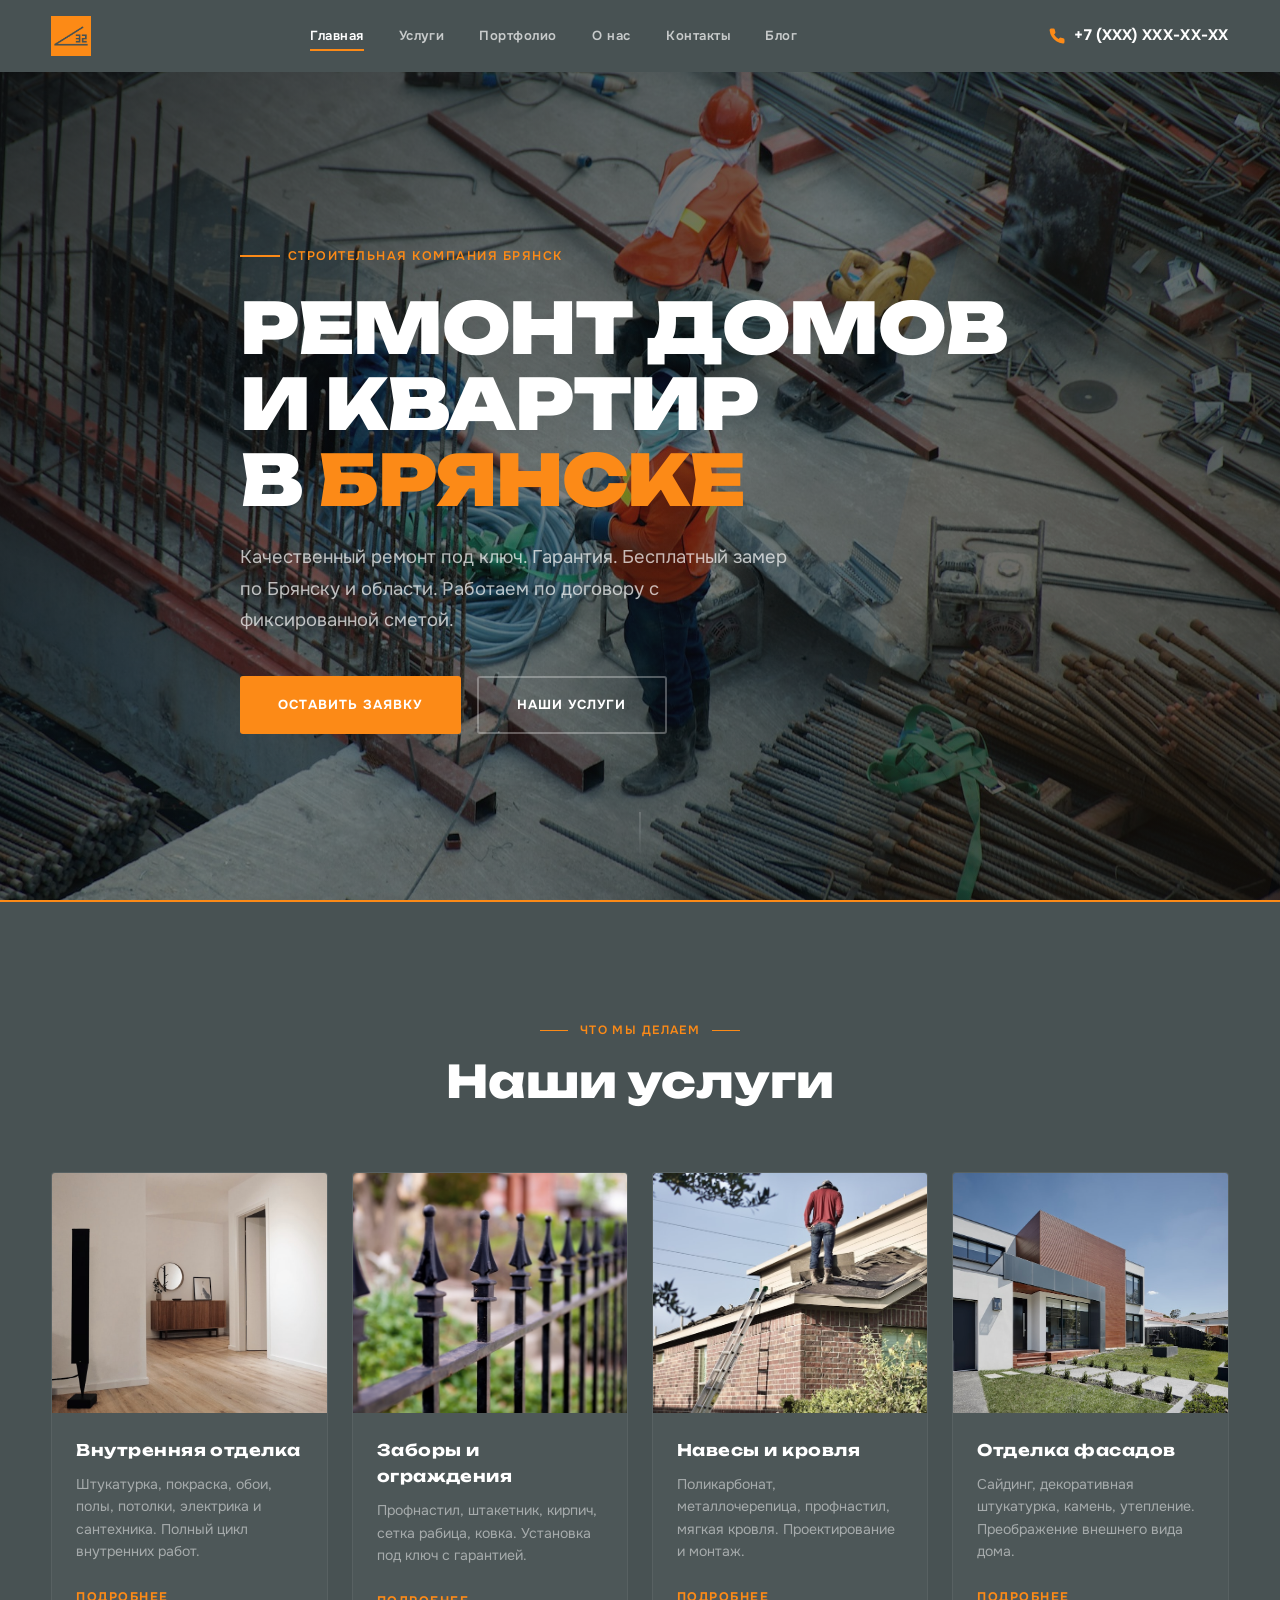
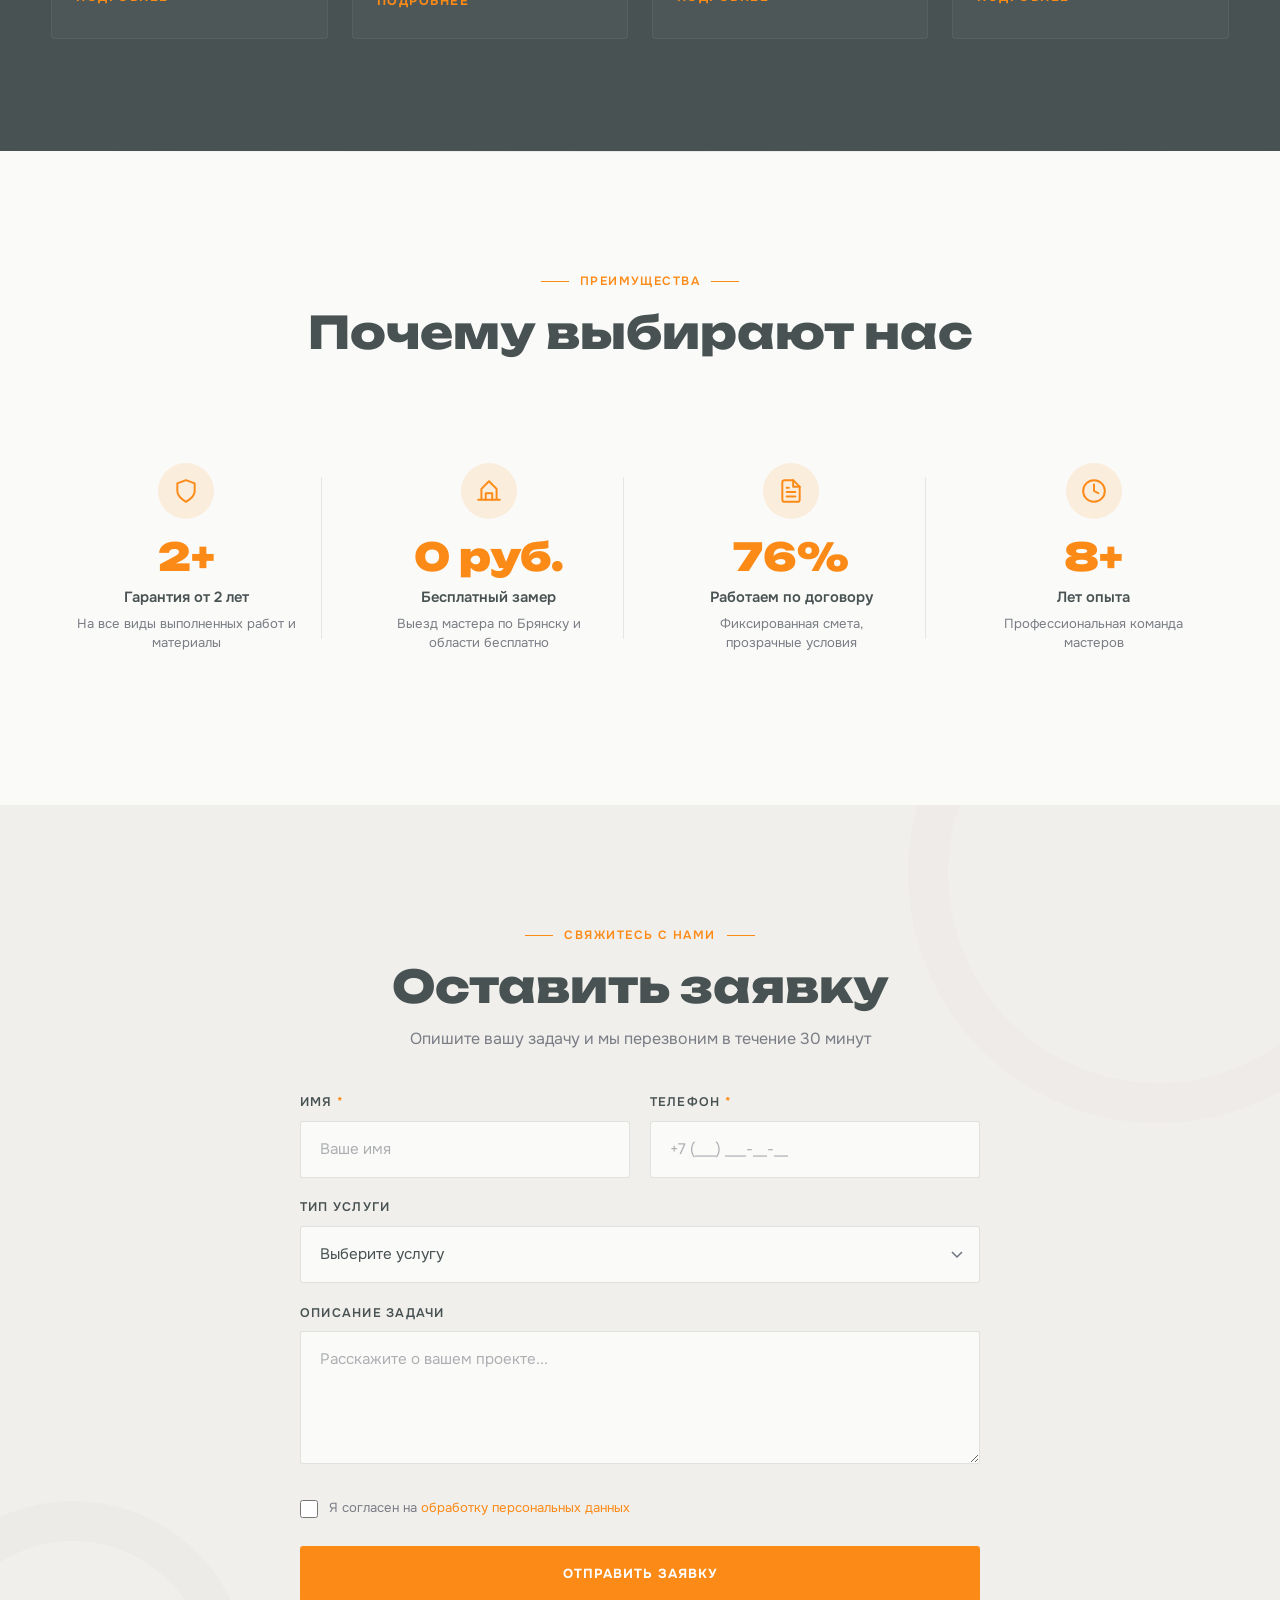
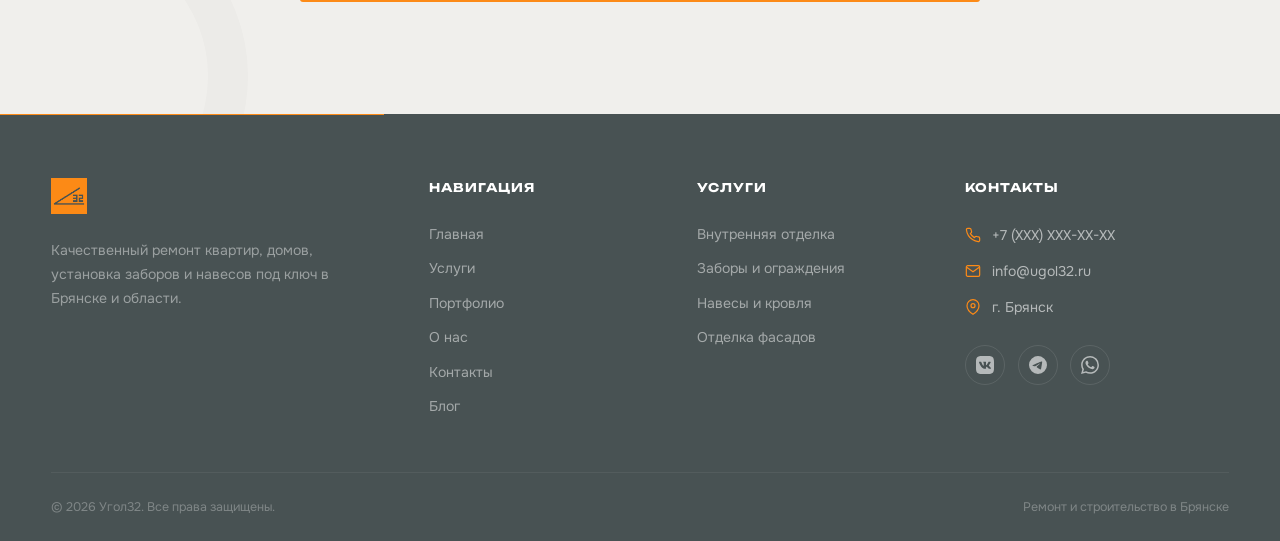
<file: index.html>
<!DOCTYPE html>
<html lang="ru">
<head>
  <meta charset="UTF-8">
  <meta name="viewport" content="width=device-width, initial-scale=1.0">
  <title>Ремонт домов и квартир в Брянске | Угол32</title>
  <meta name="description" content="Угол32 — качественный ремонт квартир, домов, установка заборов и навесов под ключ в Брянске и области. Гарантия. Бесплатный замер.">
  <meta name="keywords" content="ремонт квартир Брянск, ремонт домов, заборы, навесы, фасады, отделка, Угол32">

  <!-- Open Graph -->
  <meta property="og:type" content="website">
  <meta property="og:title" content="Ремонт домов и квартир в Брянске | Угол32">
  <meta property="og:description" content="Качественный ремонт под ключ. Гарантия. Бесплатный замер по Брянску и области.">
  <meta property="og:url" content="https://ugol32.ru">
  <meta property="og:locale" content="ru_RU">

  <!-- Fonts -->
  <link rel="preconnect" href="https://fonts.googleapis.com">
  <link rel="preconnect" href="https://fonts.gstatic.com" crossorigin>
  <link href="https://fonts.googleapis.com/css2?family=Onest:wght@400;500;600;700&family=Unbounded:wght@700;800;900&display=swap" rel="stylesheet">

  <!-- Styles -->
  <link rel="stylesheet" href="css/style.css">
</head>
<body>

  <!-- ========== HEADER ========== -->
  <header class="site-header">
    <div class="container header-inner">
      <a href="index.html" class="logo"><img src="images/logo.png" alt="УГОЛ32" class="logo-img"></a>

      <nav class="nav-links" aria-label="Основная навигация">
        <a href="index.html" class="active">Главная</a>
        <a href="uslugi.html">Услуги</a>
        <a href="portfolio.html">Портфолио</a>
        <a href="about.html">О нас</a>
        <a href="contacts.html">Контакты</a>
        <a href="blog.html">Блог</a>
      </nav>

      <a href="tel:+7XXXXXXXXXX" class="header-phone" aria-label="Позвонить">
        <svg viewBox="0 0 24 24"><path d="M22 16.92v3a2 2 0 01-2.18 2 19.79 19.79 0 01-8.63-3.07 19.5 19.5 0 01-6-6 19.79 19.79 0 01-3.07-8.67A2 2 0 014.11 2h3a2 2 0 012 1.72c.127.96.361 1.903.7 2.81a2 2 0 01-.45 2.11L8.09 9.91a16 16 0 006 6l1.27-1.27a2 2 0 012.11-.45c.907.339 1.85.573 2.81.7A2 2 0 0122 16.92z"/></svg>
        +7 (XXX) XXX-XX-XX
      </a>

      <button class="burger" aria-label="Меню" aria-expanded="false">
        <span></span><span></span><span></span>
      </button>
    </div>
  </header>

  <!-- Mobile Nav -->
  <div class="mobile-overlay" aria-hidden="true"></div>
  <nav class="mobile-nav" aria-label="Мобильная навигация">
    <a href="index.html">Главная</a>
    <a href="uslugi.html">Услуги</a>
    <a href="portfolio.html">Портфолио</a>
    <a href="about.html">О нас</a>
    <a href="contacts.html">Контакты</a>
    <a href="blog.html">Блог</a>
    <a href="tel:+7XXXXXXXXXX" class="mobile-phone">
      <svg width="20" height="20" viewBox="0 0 24 24" fill="none" stroke="currentColor" stroke-width="2"><path d="M22 16.92v3a2 2 0 01-2.18 2 19.79 19.79 0 01-8.63-3.07 19.5 19.5 0 01-6-6 19.79 19.79 0 01-3.07-8.67A2 2 0 014.11 2h3a2 2 0 012 1.72c.127.96.361 1.903.7 2.81a2 2 0 01-.45 2.11L8.09 9.91a16 16 0 006 6l1.27-1.27a2 2 0 012.11-.45c.907.339 1.85.573 2.81.7A2 2 0 0122 16.92z"/></svg>
      +7 (XXX) XXX-XX-XX
    </a>
  </nav>

  <main>

    <!-- ========== HERO ========== -->
    <section class="hero" id="hero">
      <div class="hero-bg" aria-hidden="true"></div>
      <div class="hero-overlay" aria-hidden="true"></div>
      <div class="hero-slash" aria-hidden="true"></div>

      <div class="container hero-content">
        <div class="hero-tag">Строительная компания Брянск</div>
        <h1>Ремонт домов<br>и квартир<br>в <em>Брянске</em></h1>
        <p class="hero-sub">Качественный ремонт под ключ. Гарантия. Бесплатный замер по Брянску и области. Работаем по договору с фиксированной сметой.</p>
        <div class="hero-actions">
          <a href="#form" class="btn btn-primary">Оставить заявку</a>
          <a href="uslugi.html" class="btn btn-outline">Наши услуги</a>
        </div>
      </div>

      <div class="hero-scroll" aria-hidden="true">
        <div class="hero-scroll-line"></div>
      </div>
    </section>

    <!-- ========== SERVICES ========== -->
    <section class="services" id="services">
      <div class="container">
        <div class="section-header reveal">
          <div class="section-tag">Что мы делаем</div>
          <h2 class="section-title section-title--light">Наши услуги</h2>
        </div>

        <div class="services-grid">

          <a href="uslugi.html" class="service-card reveal reveal-delay-1">
            <div class="service-card-img">
              <img src="images/service-otdelka.jpg" alt="Внутренняя отделка помещений" loading="lazy">
            </div>
            <div class="service-card-body">
              <h3 class="service-card-title">Внутренняя отделка</h3>
              <p class="service-card-desc">Штукатурка, покраска, обои, полы, потолки, электрика и сантехника. Полный цикл внутренних работ.</p>
              <span class="service-card-link">Подробнее</span>
            </div>
          </a>

          <a href="uslugi.html" class="service-card reveal reveal-delay-2">
            <div class="service-card-img">
              <img src="images/service-zabory.jpg" alt="Заборы и ограждения" loading="lazy">
            </div>
            <div class="service-card-body">
              <h3 class="service-card-title">Заборы и ограждения</h3>
              <p class="service-card-desc">Профнастил, штакетник, кирпич, сетка рабица, ковка. Установка под ключ с гарантией.</p>
              <span class="service-card-link">Подробнее</span>
            </div>
          </a>

          <a href="uslugi.html" class="service-card reveal reveal-delay-3">
            <div class="service-card-img">
              <img src="images/service-navesy.jpg" alt="Навесы и кровля" loading="lazy">
            </div>
            <div class="service-card-body">
              <h3 class="service-card-title">Навесы и кровля</h3>
              <p class="service-card-desc">Поликарбонат, металлочерепица, профнастил, мягкая кровля. Проектирование и монтаж.</p>
              <span class="service-card-link">Подробнее</span>
            </div>
          </a>

          <a href="uslugi.html" class="service-card reveal reveal-delay-4">
            <div class="service-card-img">
              <img src="images/service-fasady.jpg" alt="Отделка фасадов" loading="lazy">
            </div>
            <div class="service-card-body">
              <h3 class="service-card-title">Отделка фасадов</h3>
              <p class="service-card-desc">Сайдинг, декоративная штукатурка, камень, утепление. Преображение внешнего вида дома.</p>
              <span class="service-card-link">Подробнее</span>
            </div>
          </a>

        </div>
      </div>
    </section>

    <!-- ========== WHY US ========== -->
    <section class="why-us" id="why-us">
      <div class="container">
        <div class="section-header reveal">
          <div class="section-tag">Преимущества</div>
          <h2 class="section-title section-title--dark">Почему выбирают нас</h2>
        </div>

        <div class="advantages-grid">

          <div class="advantage-item reveal reveal-delay-1">
            <div class="advantage-icon">
              <svg viewBox="0 0 24 24"><path d="M12 22s8-4 8-10V5l-8-3-8 3v7c0 6 8 10 8 10z"/></svg>
            </div>
            <div class="advantage-number" data-count="2" data-suffix="+">0</div>
            <div>
              <div class="advantage-label">Гарантия от 2 лет</div>
              <div class="advantage-desc">На все виды выполненных работ и материалы</div>
            </div>
          </div>

          <div class="advantage-item reveal reveal-delay-2">
            <div class="advantage-icon">
              <svg viewBox="0 0 24 24"><path d="M2 20h20M5 20V10l7-7 7 7v10"/><path d="M9 20v-6h6v6"/></svg>
            </div>
            <div class="advantage-number" data-count="0" data-suffix=" руб.">0</div>
            <div>
              <div class="advantage-label">Бесплатный замер</div>
              <div class="advantage-desc">Выезд мастера по Брянску и области бесплатно</div>
            </div>
          </div>

          <div class="advantage-item reveal reveal-delay-3">
            <div class="advantage-icon">
              <svg viewBox="0 0 24 24"><path d="M14 2H6a2 2 0 00-2 2v16a2 2 0 002 2h12a2 2 0 002-2V8z"/><path d="M14 2v6h6"/><path d="M16 13H8M16 17H8M10 9H8"/></svg>
            </div>
            <div class="advantage-number" data-count="100" data-suffix="%">0</div>
            <div>
              <div class="advantage-label">Работаем по договору</div>
              <div class="advantage-desc">Фиксированная смета, прозрачные условия</div>
            </div>
          </div>

          <div class="advantage-item reveal reveal-delay-4">
            <div class="advantage-icon">
              <svg viewBox="0 0 24 24"><circle cx="12" cy="12" r="10"/><path d="M12 6v6l4 2"/></svg>
            </div>
            <div class="advantage-number" data-count="10" data-suffix="+">0</div>
            <div>
              <div class="advantage-label">Лет опыта</div>
              <div class="advantage-desc">Профессиональная команда мастеров</div>
            </div>
          </div>

        </div>
      </div>
    </section>

    <!-- ========== FORM ========== -->
    <section class="form-section" id="form">
      <div class="container">
        <div class="form-wrapper">
          <div class="section-header reveal">
            <div class="section-tag">Свяжитесь с нами</div>
            <h2 class="section-title section-title--dark">Оставить заявку</h2>
            <p class="form-subtitle">Опишите вашу задачу и мы перезвоним в течение 30 минут</p>
          </div>

          <form class="contact-form reveal" novalidate>
            <div class="form-row">
              <div class="form-group">
                <label for="form-name">Имя <span class="required">*</span></label>
                <input type="text" id="form-name" name="name" class="form-control" placeholder="Ваше имя" required autocomplete="name">
              </div>
              <div class="form-group">
                <label for="form-phone">Телефон <span class="required">*</span></label>
                <input type="tel" id="form-phone" name="phone" class="form-control" placeholder="+7 (___) ___-__-__" required autocomplete="tel">
              </div>
            </div>

            <div class="form-group">
              <label for="form-service">Тип услуги</label>
              <select id="form-service" name="service" class="form-control">
                <option value="">Выберите услугу</option>
                <option value="Внутренняя отделка">Внутренняя отделка</option>
                <option value="Заборы и ограждения">Заборы и ограждения</option>
                <option value="Навесы и кровля">Навесы и кровля</option>
                <option value="Отделка фасадов">Отделка фасадов</option>
                <option value="Другое">Другое</option>
              </select>
            </div>

            <div class="form-group">
              <label for="form-message">Описание задачи</label>
              <textarea id="form-message" name="message" class="form-control" placeholder="Расскажите о вашем проекте..." rows="4"></textarea>
            </div>

            <div class="form-check">
              <input type="checkbox" id="form-consent" name="consent" required>
              <label for="form-consent">Я согласен на <a href="#">обработку персональных данных</a></label>
            </div>

            <button type="submit" class="btn btn-primary btn-submit">Отправить заявку</button>

            <div class="form-message" role="alert"></div>
          </form>
        </div>
      </div>
    </section>

  </main>

  <!-- ========== FOOTER ========== -->
  <footer class="site-footer">
    <div class="container">
      <div class="footer-grid">

        <div class="footer-brand">
          <a href="index.html" class="logo"><img src="images/logo.png" alt="УГОЛ32" class="logo-img"></a>
          <p>Качественный ремонт квартир, домов, установка заборов и навесов под ключ в Брянске и области.</p>
        </div>

        <div>
          <div class="footer-heading">Навигация</div>
          <ul class="footer-links">
            <li><a href="index.html">Главная</a></li>
            <li><a href="uslugi.html">Услуги</a></li>
            <li><a href="portfolio.html">Портфолио</a></li>
            <li><a href="about.html">О нас</a></li>
            <li><a href="contacts.html">Контакты</a></li>
            <li><a href="blog.html">Блог</a></li>
          </ul>
        </div>

        <div>
          <div class="footer-heading">Услуги</div>
          <ul class="footer-links">
            <li><a href="uslugi.html">Внутренняя отделка</a></li>
            <li><a href="uslugi.html">Заборы и ограждения</a></li>
            <li><a href="uslugi.html">Навесы и кровля</a></li>
            <li><a href="uslugi.html">Отделка фасадов</a></li>
          </ul>
        </div>

        <div>
          <div class="footer-heading">Контакты</div>
          <ul class="footer-contacts">
            <li>
              <svg viewBox="0 0 24 24"><path d="M22 16.92v3a2 2 0 01-2.18 2 19.79 19.79 0 01-8.63-3.07 19.5 19.5 0 01-6-6 19.79 19.79 0 01-3.07-8.67A2 2 0 014.11 2h3a2 2 0 012 1.72c.127.96.361 1.903.7 2.81a2 2 0 01-.45 2.11L8.09 9.91a16 16 0 006 6l1.27-1.27a2 2 0 012.11-.45c.907.339 1.85.573 2.81.7A2 2 0 0122 16.92z"/></svg>
              <a href="tel:+7XXXXXXXXXX">+7 (XXX) XXX-XX-XX</a>
            </li>
            <li>
              <svg viewBox="0 0 24 24"><path d="M4 4h16c1.1 0 2 .9 2 2v12c0 1.1-.9 2-2 2H4c-1.1 0-2-.9-2-2V6c0-1.1.9-2 2-2z"/><path d="M22 6l-10 7L2 6"/></svg>
              <a href="mailto:info@ugol32.ru">info@ugol32.ru</a>
            </li>
            <li>
              <svg viewBox="0 0 24 24"><path d="M21 10c0 7-9 13-9 13s-9-6-9-13a9 9 0 0118 0z"/><circle cx="12" cy="10" r="3"/></svg>
              <span>г. Брянск</span>
            </li>
          </ul>
          <div class="footer-socials">
            <a href="#" aria-label="VK">
              <svg viewBox="0 0 24 24"><path d="M15.684 0H8.316C1.592 0 0 1.592 0 8.316v7.368C0 22.408 1.592 24 8.316 24h7.368C22.408 24 24 22.408 24 15.684V8.316C24 1.592 22.408 0 15.684 0zm3.692 17.123h-1.744c-.66 0-.862-.525-2.049-1.714-1.033-1.01-1.49-1.135-1.744-1.135-.356 0-.458.102-.458.593v1.575c0 .424-.135.678-1.253.678-1.846 0-3.896-1.12-5.339-3.202-2.17-3.048-2.763-5.339-2.763-5.812 0-.254.102-.491.593-.491h1.744c.44 0 .61.203.78.678.847 2.475 2.27 4.644 2.856 4.644.22 0 .322-.102.322-.66V9.721c-.068-1.186-.695-1.287-.695-1.71 0-.204.17-.407.44-.407h2.744c.373 0 .508.203.508.643v3.473c0 .372.17.508.271.508.22 0 .407-.136.813-.542 1.254-1.406 2.15-3.574 2.15-3.574.119-.254.322-.491.762-.491h1.744c.525 0 .644.27.525.643-.22 1.017-2.354 4.031-2.354 4.031-.186.305-.254.44 0 .78.186.254.796.78 1.203 1.253.745.847 1.32 1.558 1.473 2.049.17.474-.085.72-.576.72z"/></svg>
            </a>
            <a href="#" aria-label="Telegram">
              <svg viewBox="0 0 24 24"><path d="M11.944 0A12 12 0 000 12a12 12 0 0012 12 12 12 0 0012-12A12 12 0 0012 0a12 12 0 00-.056 0zm4.962 7.224c.1-.002.321.023.465.14a.506.506 0 01.171.325c.016.093.036.306.02.472-.18 1.898-.962 6.502-1.36 8.627-.168.9-.499 1.201-.82 1.23-.696.065-1.225-.46-1.9-.902-1.056-.693-1.653-1.124-2.678-1.8-1.185-.78-.417-1.21.258-1.91.177-.184 3.247-2.977 3.307-3.23.007-.032.014-.15-.056-.212s-.174-.041-.249-.024c-.106.024-1.793 1.14-5.061 3.345-.479.33-.913.49-1.302.48-.428-.008-1.252-.241-1.865-.44-.752-.245-1.349-.374-1.297-.789.027-.216.325-.437.893-.663 3.498-1.524 5.83-2.529 6.998-3.014 3.332-1.386 4.025-1.627 4.476-1.635z"/></svg>
            </a>
            <a href="#" aria-label="WhatsApp">
              <svg viewBox="0 0 24 24"><path d="M17.472 14.382c-.297-.149-1.758-.867-2.03-.967-.273-.099-.471-.148-.67.15-.197.297-.767.966-.94 1.164-.173.199-.347.223-.644.075-.297-.15-1.255-.463-2.39-1.475-.883-.788-1.48-1.761-1.653-2.059-.173-.297-.018-.458.13-.606.134-.133.298-.347.446-.52.149-.174.198-.298.298-.497.099-.198.05-.371-.025-.52-.075-.149-.669-1.612-.916-2.207-.242-.579-.487-.5-.669-.51-.173-.008-.371-.01-.57-.01-.198 0-.52.074-.792.372-.272.297-1.04 1.016-1.04 2.479 0 1.462 1.065 2.875 1.213 3.074.149.198 2.096 3.2 5.077 4.487.709.306 1.262.489 1.694.625.712.227 1.36.195 1.871.118.571-.085 1.758-.719 2.006-1.413.248-.694.248-1.289.173-1.413-.074-.124-.272-.198-.57-.347m-5.421 7.403h-.004a9.87 9.87 0 01-5.031-1.378l-.361-.214-3.741.982.998-3.648-.235-.374a9.86 9.86 0 01-1.51-5.26c.001-5.45 4.436-9.884 9.888-9.884 2.64 0 5.122 1.03 6.988 2.898a9.825 9.825 0 012.893 6.994c-.003 5.45-4.437 9.884-9.885 9.884m8.413-18.297A11.815 11.815 0 0012.05 0C5.495 0 .16 5.335.157 11.892c0 2.096.547 4.142 1.588 5.945L.057 24l6.305-1.654a11.882 11.882 0 005.683 1.448h.005c6.554 0 11.89-5.335 11.893-11.893a11.821 11.821 0 00-3.48-8.413z"/></svg>
            </a>
          </div>
        </div>

      </div>

      <div class="footer-bottom">
        <span>&copy; 2026 Угол32. Все права защищены.</span>
        <span>Ремонт и строительство в Брянске</span>
      </div>
    </div>
  </footer>

  <!-- Mobile sticky call button -->
  <a href="tel:+7XXXXXXXXXX" class="mobile-call-btn" aria-label="Позвонить">
    <svg viewBox="0 0 24 24"><path d="M22 16.92v3a2 2 0 01-2.18 2 19.79 19.79 0 01-8.63-3.07 19.5 19.5 0 01-6-6 19.79 19.79 0 01-3.07-8.67A2 2 0 014.11 2h3a2 2 0 012 1.72c.127.96.361 1.903.7 2.81a2 2 0 01-.45 2.11L8.09 9.91a16 16 0 006 6l1.27-1.27a2 2 0 012.11-.45c.907.339 1.85.573 2.81.7A2 2 0 0122 16.92z"/></svg>
    Позвонить
  </a>

  <!-- Scripts -->
  <script src="js/main.js"></script>
  <script src="js/form.js"></script>
</body>
</html>
</file>
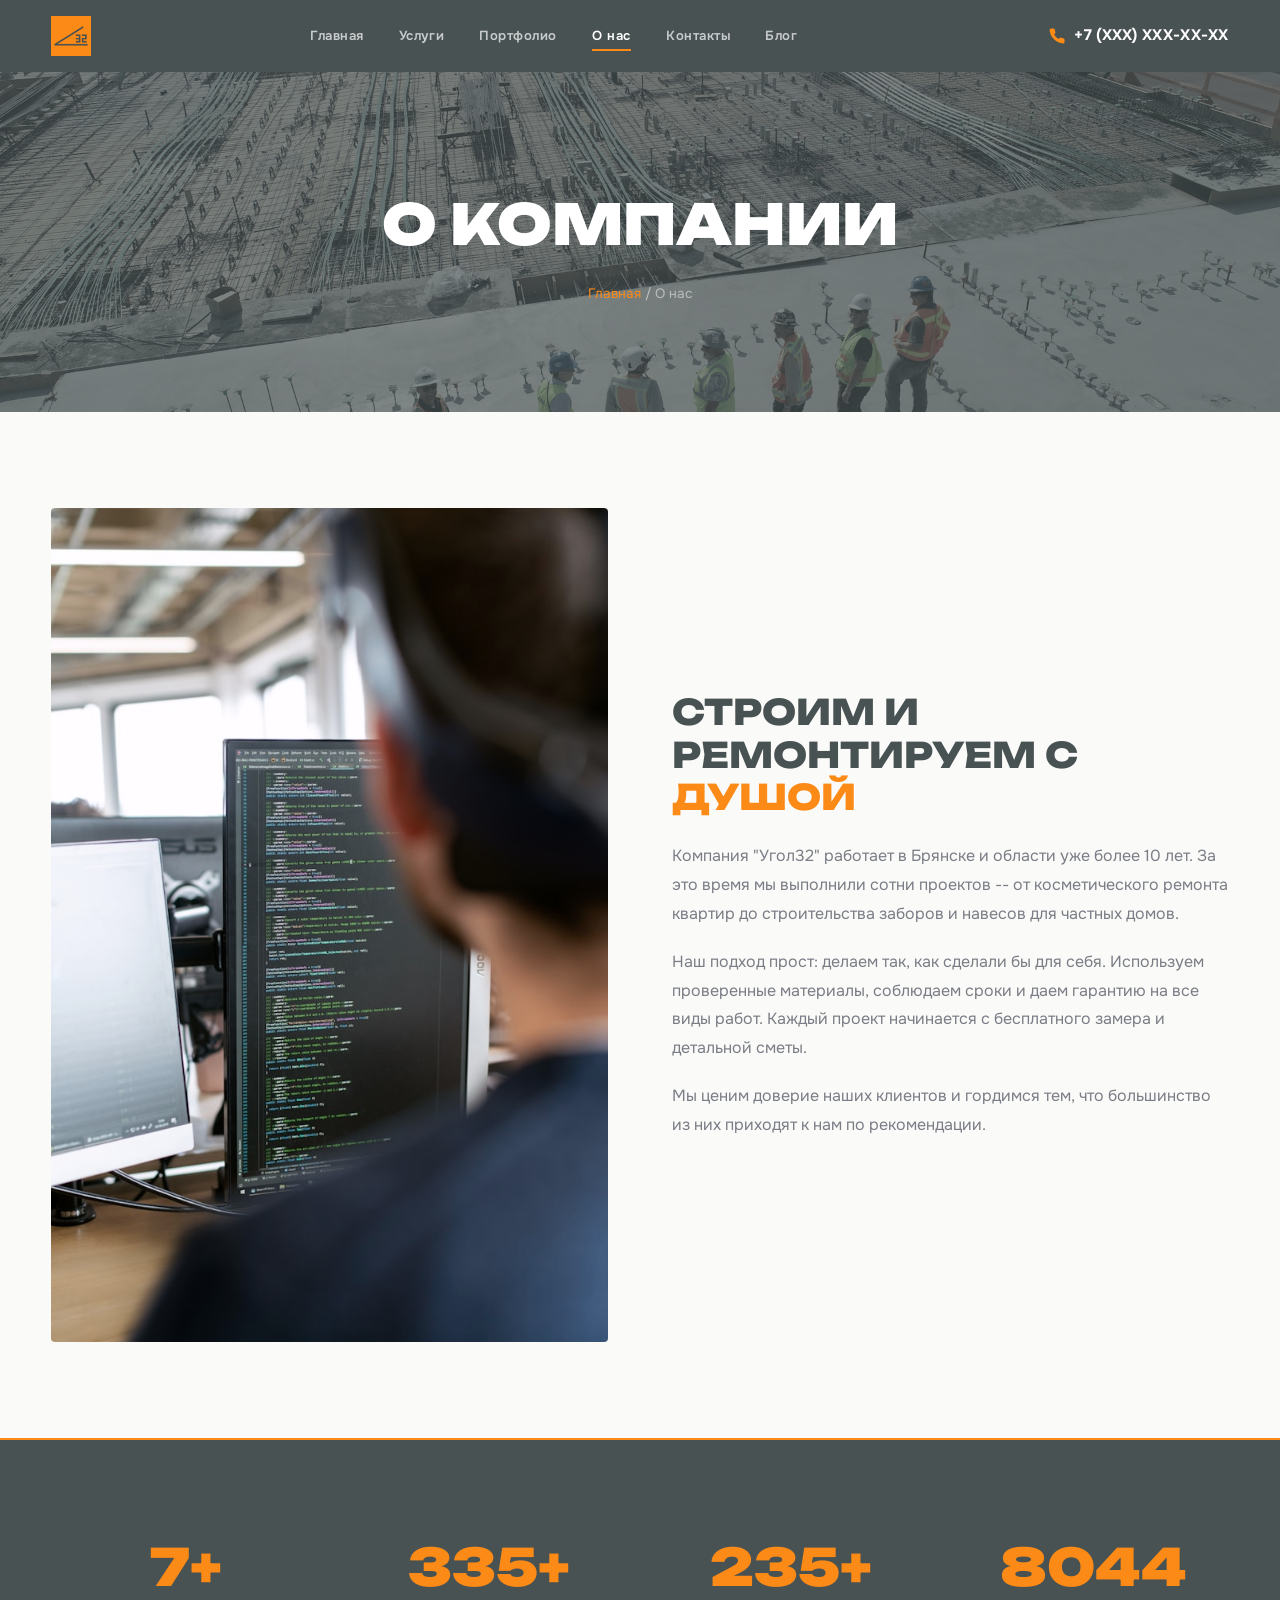
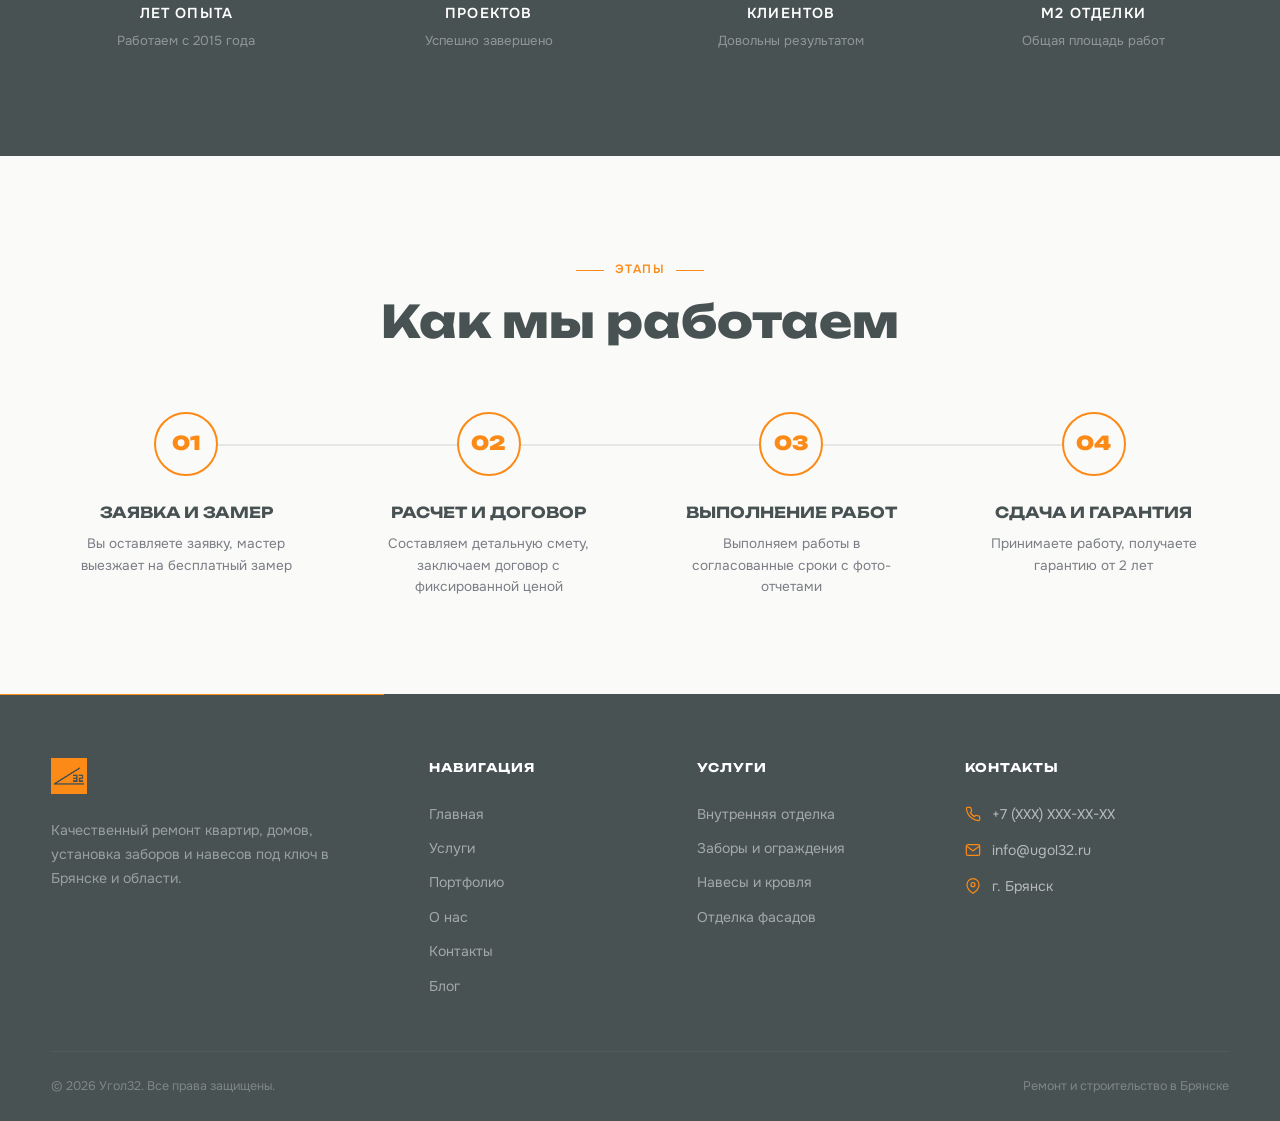
<file: about.html>
<!DOCTYPE html>
<html lang="ru">
<head>
  <meta charset="UTF-8">
  <meta name="viewport" content="width=device-width, initial-scale=1.0">
  <title>О компании | Угол32 | Ремонт в Брянске</title>
  <meta name="description" content="О компании Угол32: опыт, команда, подход к работе. Ремонт квартир и домов в Брянске с гарантией.">
  <link rel="preconnect" href="https://fonts.googleapis.com">
  <link rel="preconnect" href="https://fonts.gstatic.com" crossorigin>
  <link href="https://fonts.googleapis.com/css2?family=Onest:wght@400;500;600;700&family=Unbounded:wght@700;800;900&display=swap" rel="stylesheet">
  <link rel="stylesheet" href="css/style.css">
  <style>
    .page-banner {
      position: relative; min-height: 340px;
      display: flex; align-items: center; justify-content: center;
      background: var(--surface); overflow: hidden; margin-top: var(--header-h);
    }
    .page-banner-bg {
      position: absolute; inset: 0;
      background: url('images/hero-about.jpg') center/cover no-repeat;
      filter: grayscale(60%); opacity: 0.3;
    }
    .page-banner-content { position: relative; z-index: 2; text-align: center; }
    .page-banner h1 {
      font-family: var(--font-display); font-size: clamp(2rem, 5vw, 3.5rem);
      font-weight: 900; color: var(--text-inv); text-transform: uppercase;
    }
    .page-banner .breadcrumb { margin-top: 0.8rem; font-size: 0.85rem; color: rgba(255,255,255,0.5); }
    .page-banner .breadcrumb a { color: var(--accent); }

    /* About intro */
    .about-intro {
      padding: 6rem 0;
      display: grid; grid-template-columns: 1fr 1fr; gap: 4rem;
      align-items: center;
    }
    .about-intro-img {
      border-radius: 4px; overflow: hidden; position: relative;
    }
    .about-intro-img img {
      width: 100%; height: 100%; object-fit: cover;
      min-height: 400px; filter: grayscale(10%);
    }
    .about-intro-img::after {
      content: ''; position: absolute; bottom: -16px; right: -16px;
      width: 60%; height: 60%;
      border: 2px solid var(--accent); border-radius: 4px;
      z-index: -1;
    }
    .about-intro-text h2 {
      font-family: var(--font-display); font-size: clamp(1.5rem, 3vw, 2.2rem);
      font-weight: 800; text-transform: uppercase; color: var(--text);
      margin-bottom: 1.5rem; line-height: 1.2;
    }
    .about-intro-text h2 em { font-style: normal; color: var(--accent); }
    .about-intro-text p {
      font-size: 1rem; color: var(--text-muted); line-height: 1.8; margin-bottom: 1.2rem;
    }

    /* Stats */
    .stats-section {
      background: var(--surface); padding: 5rem 0;
      position: relative;
    }
    .stats-section::before {
      content: ''; position: absolute; top: 0; left: 0;
      width: 100%; height: 2px; background: var(--accent);
    }
    .stats-grid {
      display: grid; grid-template-columns: repeat(4, 1fr); gap: 2rem;
      text-align: center;
    }
    .stat-item { padding: 1.5rem; }
    .stat-number {
      font-family: var(--font-display); font-size: clamp(2.5rem, 4vw, 3.5rem);
      font-weight: 900; color: var(--accent); line-height: 1;
      margin-bottom: 0.5rem;
    }
    .stat-label {
      font-size: 0.9rem; font-weight: 600; color: var(--text-inv);
      text-transform: uppercase; letter-spacing: 0.08em;
    }
    .stat-desc {
      font-size: 0.82rem; color: rgba(255,255,255,0.4); margin-top: 0.3rem;
    }

    /* Process / Timeline */
    .process-section { padding: 6rem 0; background: var(--bg); }
    .process-grid {
      display: grid; grid-template-columns: repeat(4, 1fr); gap: 2rem;
      margin-top: 3rem; position: relative;
    }
    /* Connecting line */
    .process-grid::before {
      content: ''; position: absolute;
      top: 32px; left: 12.5%; right: 12.5%;
      height: 2px; background: rgba(0,0,0,0.08);
    }
    .process-step { text-align: center; position: relative; }
    .process-step-num {
      width: 64px; height: 64px; border-radius: 50%;
      background: var(--bg); border: 2px solid var(--accent);
      display: flex; align-items: center; justify-content: center;
      margin: 0 auto 1.5rem;
      font-family: var(--font-display); font-size: 1.2rem;
      font-weight: 900; color: var(--accent);
      position: relative; z-index: 1;
      transition: background 0.3s, color 0.3s;
    }
    .process-step:hover .process-step-num {
      background: var(--accent); color: var(--text-inv);
    }
    .process-step-title {
      font-family: var(--font-display); font-size: 0.95rem;
      font-weight: 700; text-transform: uppercase; color: var(--text);
      margin-bottom: 0.5rem;
    }
    .process-step-desc {
      font-size: 0.85rem; color: var(--text-muted); line-height: 1.6;
      max-width: 220px; margin: 0 auto;
    }

    @media (max-width: 768px) {
      .about-intro { grid-template-columns: 1fr; gap: 2rem; padding: 4rem 5%; }
      .about-intro-img::after { display: none; }
      .about-intro-img img { min-height: 260px; }
      .stats-grid { grid-template-columns: repeat(2, 1fr); gap: 1rem; }
      .process-grid { grid-template-columns: 1fr 1fr; gap: 2rem 1rem; }
      .process-grid::before { display: none; }
      .page-banner { min-height: 240px; }
    }
  </style>
</head>
<body>

  <!-- HEADER -->
  <header class="site-header">
    <div class="container header-inner">
      <a href="index.html" class="logo"><img src="images/logo.png" alt="УГОЛ32" class="logo-img"></a>
      <nav class="nav-links">
        <a href="index.html">Главная</a><a href="uslugi.html">Услуги</a>
        <a href="portfolio.html">Портфолио</a><a href="about.html" class="active">О нас</a>
        <a href="contacts.html">Контакты</a><a href="blog.html">Блог</a>
      </nav>
      <a href="tel:+7XXXXXXXXXX" class="header-phone">
        <svg viewBox="0 0 24 24"><path d="M22 16.92v3a2 2 0 01-2.18 2 19.79 19.79 0 01-8.63-3.07 19.5 19.5 0 01-6-6 19.79 19.79 0 01-3.07-8.67A2 2 0 014.11 2h3a2 2 0 012 1.72c.127.96.361 1.903.7 2.81a2 2 0 01-.45 2.11L8.09 9.91a16 16 0 006 6l1.27-1.27a2 2 0 012.11-.45c.907.339 1.85.573 2.81.7A2 2 0 0122 16.92z"/></svg>
        +7 (XXX) XXX-XX-XX
      </a>
      <button class="burger" aria-label="Меню"><span></span><span></span><span></span></button>
    </div>
  </header>
  <div class="mobile-overlay"></div>
  <nav class="mobile-nav">
    <a href="index.html">Главная</a><a href="uslugi.html">Услуги</a><a href="portfolio.html">Портфолио</a>
    <a href="about.html">О нас</a><a href="contacts.html">Контакты</a><a href="blog.html">Блог</a>
    <a href="tel:+7XXXXXXXXXX" class="mobile-phone">+7 (XXX) XXX-XX-XX</a>
  </nav>

  <main>
    <section class="page-banner">
      <div class="page-banner-bg"></div>
      <div class="page-banner-content">
        <h1>О компании</h1>
        <div class="breadcrumb"><a href="index.html">Главная</a> / О нас</div>
      </div>
    </section>

    <!-- Intro -->
    <div class="container">
      <div class="about-intro">
        <div class="about-intro-img reveal">
          <img src="images/about-team.jpg" alt="Команда Угол32 за работой" loading="lazy">
        </div>
        <div class="about-intro-text reveal">
          <h2>Строим и ремонтируем с <em>душой</em></h2>
          <p>Компания "Угол32" работает в Брянске и области уже более 10 лет. За это время мы выполнили сотни проектов -- от косметического ремонта квартир до строительства заборов и навесов для частных домов.</p>
          <p>Наш подход прост: делаем так, как сделали бы для себя. Используем проверенные материалы, соблюдаем сроки и даем гарантию на все виды работ. Каждый проект начинается с бесплатного замера и детальной сметы.</p>
          <p>Мы ценим доверие наших клиентов и гордимся тем, что большинство из них приходят к нам по рекомендации.</p>
        </div>
      </div>
    </div>

    <!-- Stats -->
    <section class="stats-section">
      <div class="container">
        <div class="stats-grid">
          <div class="stat-item reveal reveal-delay-1">
            <div class="stat-number" data-count="10" data-suffix="+">0</div>
            <div class="stat-label">Лет опыта</div>
            <div class="stat-desc">Работаем с 2015 года</div>
          </div>
          <div class="stat-item reveal reveal-delay-2">
            <div class="stat-number" data-count="500" data-suffix="+">0</div>
            <div class="stat-label">Проектов</div>
            <div class="stat-desc">Успешно завершено</div>
          </div>
          <div class="stat-item reveal reveal-delay-3">
            <div class="stat-number" data-count="350" data-suffix="+">0</div>
            <div class="stat-label">Клиентов</div>
            <div class="stat-desc">Довольны результатом</div>
          </div>
          <div class="stat-item reveal reveal-delay-4">
            <div class="stat-number" data-count="12000" data-suffix="">0</div>
            <div class="stat-label">м2 отделки</div>
            <div class="stat-desc">Общая площадь работ</div>
          </div>
        </div>
      </div>
    </section>

    <!-- Process -->
    <section class="process-section">
      <div class="container">
        <div class="section-header reveal">
          <div class="section-tag">Этапы</div>
          <h2 class="section-title section-title--dark">Как мы работаем</h2>
        </div>

        <div class="process-grid">
          <div class="process-step reveal reveal-delay-1">
            <div class="process-step-num">01</div>
            <div class="process-step-title">Заявка и замер</div>
            <div class="process-step-desc">Вы оставляете заявку, мастер выезжает на бесплатный замер</div>
          </div>
          <div class="process-step reveal reveal-delay-2">
            <div class="process-step-num">02</div>
            <div class="process-step-title">Расчет и договор</div>
            <div class="process-step-desc">Составляем детальную смету, заключаем договор с фиксированной ценой</div>
          </div>
          <div class="process-step reveal reveal-delay-3">
            <div class="process-step-num">03</div>
            <div class="process-step-title">Выполнение работ</div>
            <div class="process-step-desc">Выполняем работы в согласованные сроки с фото-отчетами</div>
          </div>
          <div class="process-step reveal reveal-delay-4">
            <div class="process-step-num">04</div>
            <div class="process-step-title">Сдача и гарантия</div>
            <div class="process-step-desc">Принимаете работу, получаете гарантию от 2 лет</div>
          </div>
        </div>
      </div>
    </section>
  </main>

  <!-- FOOTER -->
  <footer class="site-footer">
    <div class="container">
      <div class="footer-grid">
        <div class="footer-brand">
          <a href="index.html" class="logo"><img src="images/logo.png" alt="УГОЛ32" class="logo-img"></a>
          <p>Качественный ремонт квартир, домов, установка заборов и навесов под ключ в Брянске и области.</p>
        </div>
        <div>
          <div class="footer-heading">Навигация</div>
          <ul class="footer-links">
            <li><a href="index.html">Главная</a></li><li><a href="uslugi.html">Услуги</a></li>
            <li><a href="portfolio.html">Портфолио</a></li><li><a href="about.html">О нас</a></li>
            <li><a href="contacts.html">Контакты</a></li><li><a href="blog.html">Блог</a></li>
          </ul>
        </div>
        <div>
          <div class="footer-heading">Услуги</div>
          <ul class="footer-links">
            <li><a href="uslugi.html">Внутренняя отделка</a></li><li><a href="uslugi.html">Заборы и ограждения</a></li>
            <li><a href="uslugi.html">Навесы и кровля</a></li><li><a href="uslugi.html">Отделка фасадов</a></li>
          </ul>
        </div>
        <div>
          <div class="footer-heading">Контакты</div>
          <ul class="footer-contacts">
            <li><svg viewBox="0 0 24 24"><path d="M22 16.92v3a2 2 0 01-2.18 2 19.79 19.79 0 01-8.63-3.07 19.5 19.5 0 01-6-6 19.79 19.79 0 01-3.07-8.67A2 2 0 014.11 2h3a2 2 0 012 1.72c.127.96.361 1.903.7 2.81a2 2 0 01-.45 2.11L8.09 9.91a16 16 0 006 6l1.27-1.27a2 2 0 012.11-.45c.907.339 1.85.573 2.81.7A2 2 0 0122 16.92z"/></svg><a href="tel:+7XXXXXXXXXX">+7 (XXX) XXX-XX-XX</a></li>
            <li><svg viewBox="0 0 24 24"><path d="M4 4h16c1.1 0 2 .9 2 2v12c0 1.1-.9 2-2 2H4c-1.1 0-2-.9-2-2V6c0-1.1.9-2 2-2z"/><path d="M22 6l-10 7L2 6"/></svg><a href="mailto:info@ugol32.ru">info@ugol32.ru</a></li>
            <li><svg viewBox="0 0 24 24"><path d="M21 10c0 7-9 13-9 13s-9-6-9-13a9 9 0 0118 0z"/><circle cx="12" cy="10" r="3"/></svg><span>г. Брянск</span></li>
          </ul>
        </div>
      </div>
      <div class="footer-bottom">
        <span>&copy; 2026 Угол32. Все права защищены.</span>
        <span>Ремонт и строительство в Брянске</span>
      </div>
    </div>
  </footer>

  <a href="tel:+7XXXXXXXXXX" class="mobile-call-btn">
    <svg viewBox="0 0 24 24"><path d="M22 16.92v3a2 2 0 01-2.18 2 19.79 19.79 0 01-8.63-3.07 19.5 19.5 0 01-6-6 19.79 19.79 0 01-3.07-8.67A2 2 0 014.11 2h3a2 2 0 012 1.72c.127.96.361 1.903.7 2.81a2 2 0 01-.45 2.11L8.09 9.91a16 16 0 006 6l1.27-1.27a2 2 0 012.11-.45c.907.339 1.85.573 2.81.7A2 2 0 0122 16.92z"/></svg>
    Позвонить
  </a>

  <script src="js/main.js"></script>
</body>
</html>
</file>
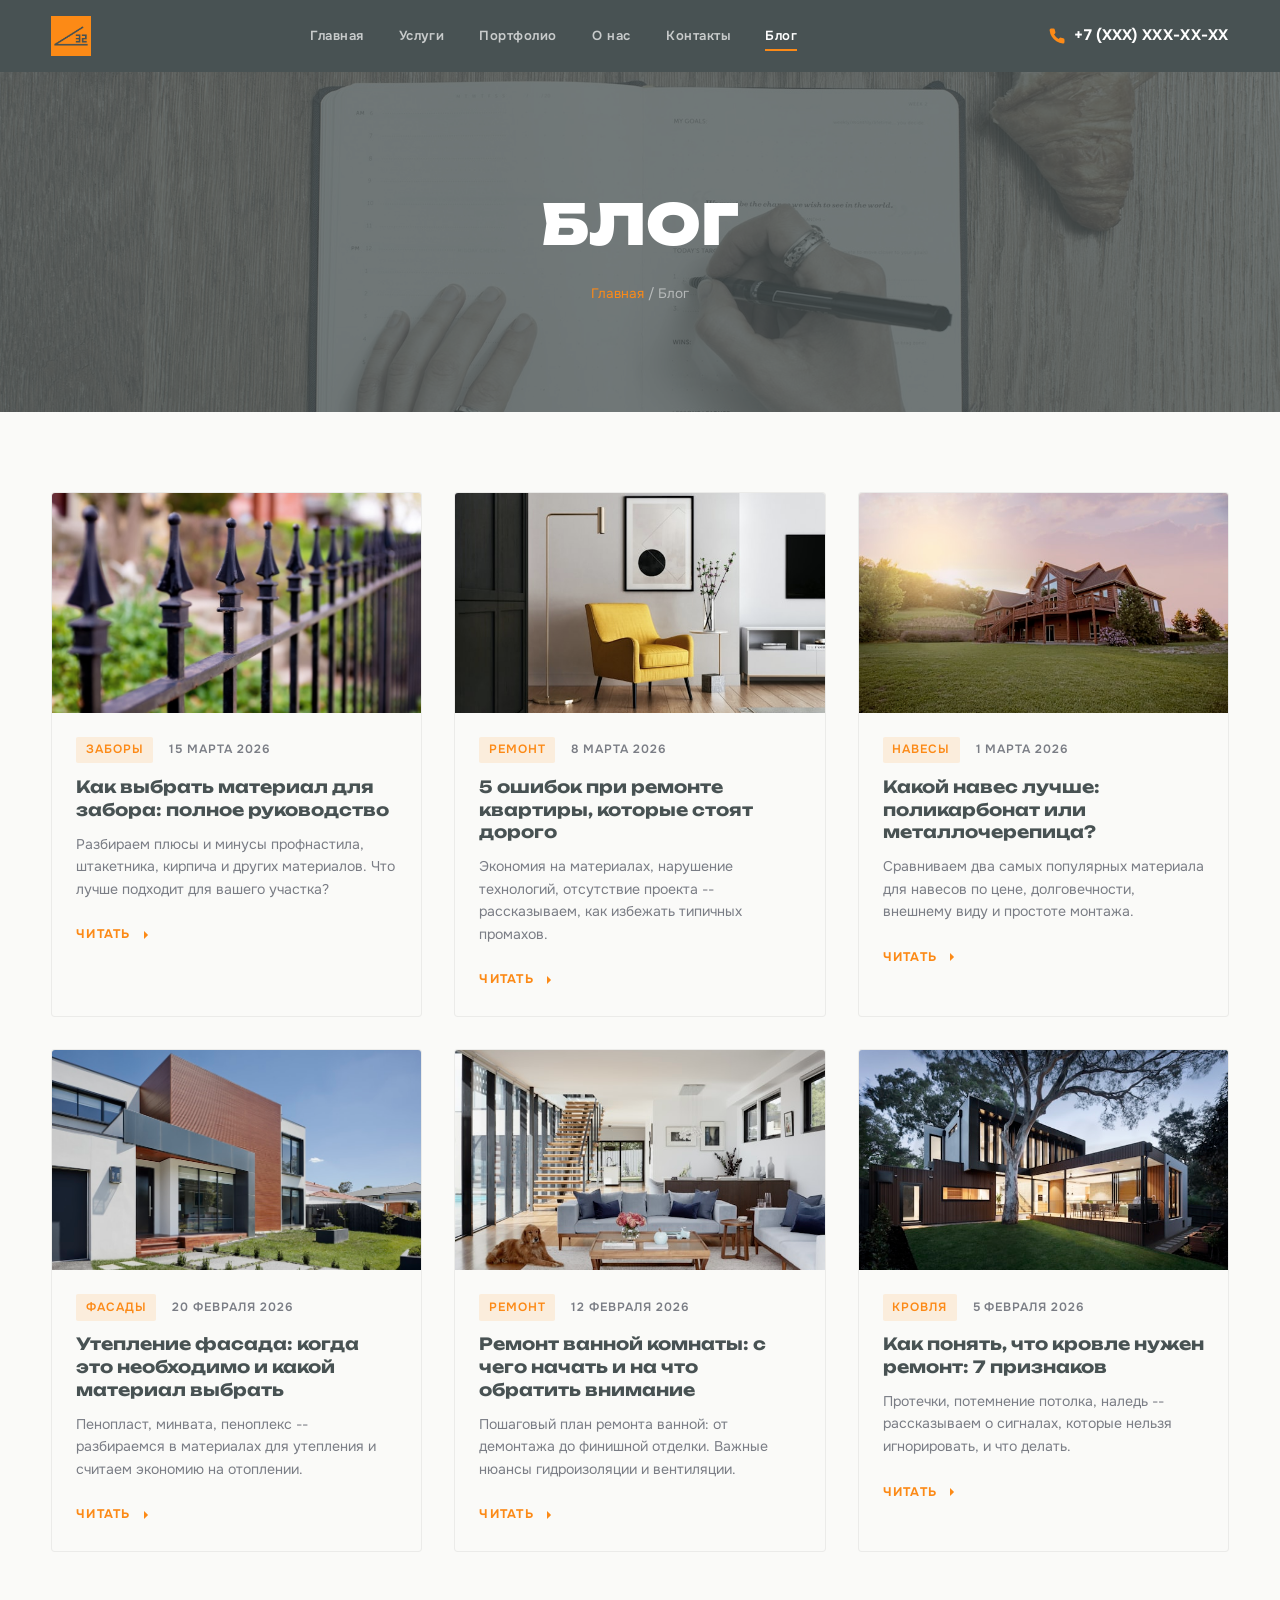
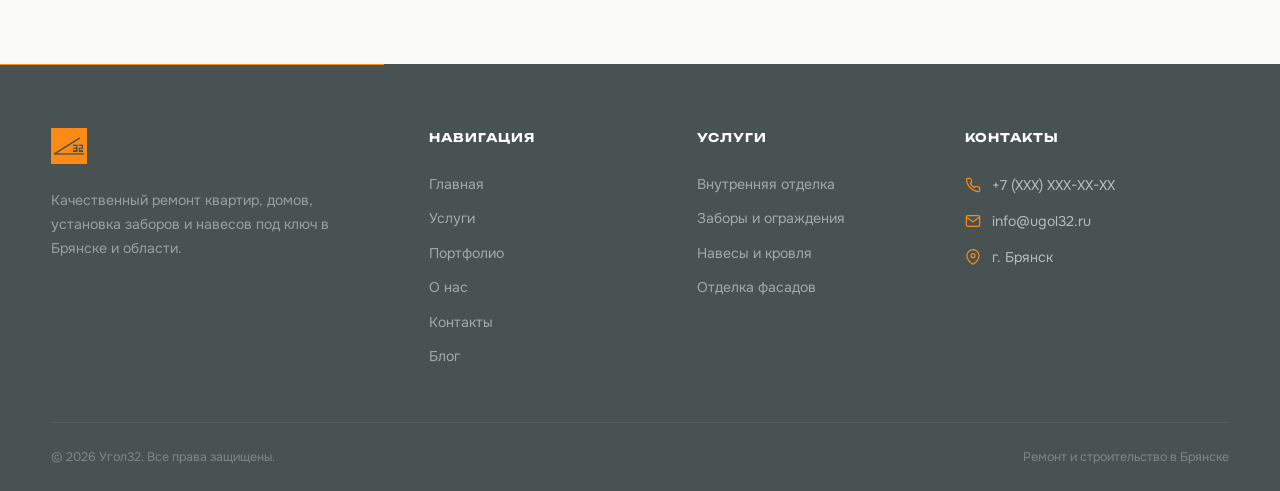
<file: blog.html>
<!DOCTYPE html>
<html lang="ru">
<head>
  <meta charset="UTF-8">
  <meta name="viewport" content="width=device-width, initial-scale=1.0">
  <title>Блог | Полезные статьи о ремонте | Угол32</title>
  <meta name="description" content="Блог компании Угол32: полезные статьи о ремонте, строительстве, выборе материалов. Советы от профессионалов.">
  <link rel="preconnect" href="https://fonts.googleapis.com">
  <link rel="preconnect" href="https://fonts.gstatic.com" crossorigin>
  <link href="https://fonts.googleapis.com/css2?family=Onest:wght@400;500;600;700&family=Unbounded:wght@700;800;900&display=swap" rel="stylesheet">
  <link rel="stylesheet" href="css/style.css">
  <style>
    .page-banner {
      position: relative; min-height: 340px;
      display: flex; align-items: center; justify-content: center;
      background: var(--surface); overflow: hidden; margin-top: var(--header-h);
    }
    .page-banner-bg {
      position: absolute; inset: 0;
      background: url('images/hero-blog.jpg') center/cover no-repeat;
      filter: grayscale(60%); opacity: 0.25;
    }
    .page-banner-content { position: relative; z-index: 2; text-align: center; }
    .page-banner h1 {
      font-family: var(--font-display); font-size: clamp(2rem, 5vw, 3.5rem);
      font-weight: 900; color: var(--text-inv); text-transform: uppercase;
    }
    .page-banner .breadcrumb { margin-top: 0.8rem; font-size: 0.85rem; color: rgba(255,255,255,0.5); }
    .page-banner .breadcrumb a { color: var(--accent); }

    /* Blog grid */
    .blog-section { padding: 5rem 0 7rem; }
    .blog-grid {
      display: grid; grid-template-columns: repeat(3, 1fr);
      gap: 2rem;
    }
    .blog-card {
      background: var(--bg); border: 1px solid rgba(0,0,0,0.06);
      border-radius: 4px; overflow: hidden;
      transition: transform 0.4s var(--ease), box-shadow 0.4s var(--ease);
    }
    .blog-card:hover {
      transform: translateY(-3px);
      box-shadow: 0 8px 24px rgba(0,0,0,0.08);
    }
    .blog-card-img {
      height: 220px; overflow: hidden;
    }
    .blog-card-img img {
      width: 100%; height: 100%; object-fit: cover;
      filter: grayscale(15%);
      transition: filter 0.5s var(--ease), transform 0.5s var(--ease);
    }
    .blog-card:hover .blog-card-img img {
      filter: grayscale(0%); transform: scale(1.03);
    }
    .blog-card-body { padding: 1.5rem; }
    .blog-card-meta {
      display: flex; align-items: center; gap: 1rem;
      font-size: 0.75rem; font-weight: 600; color: var(--text-muted);
      text-transform: uppercase; letter-spacing: 0.08em;
      margin-bottom: 0.8rem;
    }
    .blog-card-tag {
      color: var(--accent); background: var(--accent-glow);
      padding: 0.2rem 0.6rem; border-radius: 2px;
    }
    .blog-card-title {
      font-family: var(--font-display); font-size: 1.05rem;
      font-weight: 700; color: var(--text); line-height: 1.35;
      margin-bottom: 0.7rem;
      transition: color 0.3s;
    }
    .blog-card:hover .blog-card-title { color: var(--accent); }
    .blog-card-excerpt {
      font-size: 0.88rem; color: var(--text-muted);
      line-height: 1.6; margin-bottom: 1.2rem;
    }
    .blog-card-link {
      font-size: 0.78rem; font-weight: 700; color: var(--accent);
      text-transform: uppercase; letter-spacing: 0.1em;
      display: inline-flex; align-items: center; gap: 0.4rem;
    }
    .blog-card-link svg {
      width: 14px; height: 14px; fill: currentColor;
      transition: transform 0.3s var(--ease);
    }
    .blog-card:hover .blog-card-link svg { transform: translateX(4px); }

    @media (max-width: 768px) {
      .blog-grid { grid-template-columns: 1fr; }
      .page-banner { min-height: 240px; }
    }
    @media (min-width: 769px) and (max-width: 1024px) {
      .blog-grid { grid-template-columns: repeat(2, 1fr); }
    }
  </style>
</head>
<body>

  <!-- HEADER -->
  <header class="site-header">
    <div class="container header-inner">
      <a href="index.html" class="logo"><img src="images/logo.png" alt="УГОЛ32" class="logo-img"></a>
      <nav class="nav-links">
        <a href="index.html">Главная</a><a href="uslugi.html">Услуги</a>
        <a href="portfolio.html">Портфолио</a><a href="about.html">О нас</a>
        <a href="contacts.html">Контакты</a><a href="blog.html" class="active">Блог</a>
      </nav>
      <a href="tel:+7XXXXXXXXXX" class="header-phone">
        <svg viewBox="0 0 24 24"><path d="M22 16.92v3a2 2 0 01-2.18 2 19.79 19.79 0 01-8.63-3.07 19.5 19.5 0 01-6-6 19.79 19.79 0 01-3.07-8.67A2 2 0 014.11 2h3a2 2 0 012 1.72c.127.96.361 1.903.7 2.81a2 2 0 01-.45 2.11L8.09 9.91a16 16 0 006 6l1.27-1.27a2 2 0 012.11-.45c.907.339 1.85.573 2.81.7A2 2 0 0122 16.92z"/></svg>
        +7 (XXX) XXX-XX-XX
      </a>
      <button class="burger" aria-label="Меню"><span></span><span></span><span></span></button>
    </div>
  </header>
  <div class="mobile-overlay"></div>
  <nav class="mobile-nav">
    <a href="index.html">Главная</a><a href="uslugi.html">Услуги</a><a href="portfolio.html">Портфолио</a>
    <a href="about.html">О нас</a><a href="contacts.html">Контакты</a><a href="blog.html">Блог</a>
    <a href="tel:+7XXXXXXXXXX" class="mobile-phone">+7 (XXX) XXX-XX-XX</a>
  </nav>

  <main>
    <section class="page-banner">
      <div class="page-banner-bg"></div>
      <div class="page-banner-content">
        <h1>Блог</h1>
        <div class="breadcrumb"><a href="index.html">Главная</a> / Блог</div>
      </div>
    </section>

    <section class="blog-section">
      <div class="container">
        <div class="blog-grid">

          <article class="blog-card reveal">
            <div class="blog-card-img">
              <img src="images/service-zabory.jpg" alt="Выбор материала для забора" loading="lazy">
            </div>
            <div class="blog-card-body">
              <div class="blog-card-meta">
                <span class="blog-card-tag">Заборы</span>
                <span>15 марта 2026</span>
              </div>
              <h2 class="blog-card-title">Как выбрать материал для забора: полное руководство</h2>
              <p class="blog-card-excerpt">Разбираем плюсы и минусы профнастила, штакетника, кирпича и других материалов. Что лучше подходит для вашего участка?</p>
              <a href="#" class="blog-card-link">
                Читать
                <svg viewBox="0 0 24 24"><path d="M5 12h14M12 5l7 7-7 7"/></svg>
              </a>
            </div>
          </article>

          <article class="blog-card reveal">
            <div class="blog-card-img">
              <img src="images/portfolio-gostinaya.jpg" alt="Ошибки при ремонте квартиры" loading="lazy">
            </div>
            <div class="blog-card-body">
              <div class="blog-card-meta">
                <span class="blog-card-tag">Ремонт</span>
                <span>8 марта 2026</span>
              </div>
              <h2 class="blog-card-title">5 ошибок при ремонте квартиры, которые стоят дорого</h2>
              <p class="blog-card-excerpt">Экономия на материалах, нарушение технологий, отсутствие проекта -- рассказываем, как избежать типичных промахов.</p>
              <a href="#" class="blog-card-link">
                Читать
                <svg viewBox="0 0 24 24"><path d="M5 12h14M12 5l7 7-7 7"/></svg>
              </a>
            </div>
          </article>

          <article class="blog-card reveal">
            <div class="blog-card-img">
              <img src="images/portfolio-naves-avto.jpg" alt="Навес поликарбонат или металлочерепица" loading="lazy">
            </div>
            <div class="blog-card-body">
              <div class="blog-card-meta">
                <span class="blog-card-tag">Навесы</span>
                <span>1 марта 2026</span>
              </div>
              <h2 class="blog-card-title">Какой навес лучше: поликарбонат или металлочерепица?</h2>
              <p class="blog-card-excerpt">Сравниваем два самых популярных материала для навесов по цене, долговечности, внешнему виду и простоте монтажа.</p>
              <a href="#" class="blog-card-link">
                Читать
                <svg viewBox="0 0 24 24"><path d="M5 12h14M12 5l7 7-7 7"/></svg>
              </a>
            </div>
          </article>

          <article class="blog-card reveal">
            <div class="blog-card-img">
              <img src="images/service-fasady.jpg" alt="Утепление фасада" loading="lazy">
            </div>
            <div class="blog-card-body">
              <div class="blog-card-meta">
                <span class="blog-card-tag">Фасады</span>
                <span>20 февраля 2026</span>
              </div>
              <h2 class="blog-card-title">Утепление фасада: когда это необходимо и какой материал выбрать</h2>
              <p class="blog-card-excerpt">Пенопласт, минвата, пеноплекс -- разбираемся в материалах для утепления и считаем экономию на отоплении.</p>
              <a href="#" class="blog-card-link">
                Читать
                <svg viewBox="0 0 24 24"><path d="M5 12h14M12 5l7 7-7 7"/></svg>
              </a>
            </div>
          </article>

          <article class="blog-card reveal">
            <div class="blog-card-img">
              <img src="images/portfolio-vannaya.jpg" alt="Ремонт ванной комнаты" loading="lazy">
            </div>
            <div class="blog-card-body">
              <div class="blog-card-meta">
                <span class="blog-card-tag">Ремонт</span>
                <span>12 февраля 2026</span>
              </div>
              <h2 class="blog-card-title">Ремонт ванной комнаты: с чего начать и на что обратить внимание</h2>
              <p class="blog-card-excerpt">Пошаговый план ремонта ванной: от демонтажа до финишной отделки. Важные нюансы гидроизоляции и вентиляции.</p>
              <a href="#" class="blog-card-link">
                Читать
                <svg viewBox="0 0 24 24"><path d="M5 12h14M12 5l7 7-7 7"/></svg>
              </a>
            </div>
          </article>

          <article class="blog-card reveal">
            <div class="blog-card-img">
              <img src="images/portfolio-krovlya.jpg" alt="Кровля дома" loading="lazy">
            </div>
            <div class="blog-card-body">
              <div class="blog-card-meta">
                <span class="blog-card-tag">Кровля</span>
                <span>5 февраля 2026</span>
              </div>
              <h2 class="blog-card-title">Как понять, что кровле нужен ремонт: 7 признаков</h2>
              <p class="blog-card-excerpt">Протечки, потемнение потолка, наледь -- рассказываем о сигналах, которые нельзя игнорировать, и что делать.</p>
              <a href="#" class="blog-card-link">
                Читать
                <svg viewBox="0 0 24 24"><path d="M5 12h14M12 5l7 7-7 7"/></svg>
              </a>
            </div>
          </article>

        </div>
      </div>
    </section>
  </main>

  <!-- FOOTER -->
  <footer class="site-footer">
    <div class="container">
      <div class="footer-grid">
        <div class="footer-brand">
          <a href="index.html" class="logo"><img src="images/logo.png" alt="УГОЛ32" class="logo-img"></a>
          <p>Качественный ремонт квартир, домов, установка заборов и навесов под ключ в Брянске и области.</p>
        </div>
        <div>
          <div class="footer-heading">Навигация</div>
          <ul class="footer-links">
            <li><a href="index.html">Главная</a></li><li><a href="uslugi.html">Услуги</a></li>
            <li><a href="portfolio.html">Портфолио</a></li><li><a href="about.html">О нас</a></li>
            <li><a href="contacts.html">Контакты</a></li><li><a href="blog.html">Блог</a></li>
          </ul>
        </div>
        <div>
          <div class="footer-heading">Услуги</div>
          <ul class="footer-links">
            <li><a href="uslugi.html">Внутренняя отделка</a></li><li><a href="uslugi.html">Заборы и ограждения</a></li>
            <li><a href="uslugi.html">Навесы и кровля</a></li><li><a href="uslugi.html">Отделка фасадов</a></li>
          </ul>
        </div>
        <div>
          <div class="footer-heading">Контакты</div>
          <ul class="footer-contacts">
            <li><svg viewBox="0 0 24 24"><path d="M22 16.92v3a2 2 0 01-2.18 2 19.79 19.79 0 01-8.63-3.07 19.5 19.5 0 01-6-6 19.79 19.79 0 01-3.07-8.67A2 2 0 014.11 2h3a2 2 0 012 1.72c.127.96.361 1.903.7 2.81a2 2 0 01-.45 2.11L8.09 9.91a16 16 0 006 6l1.27-1.27a2 2 0 012.11-.45c.907.339 1.85.573 2.81.7A2 2 0 0122 16.92z"/></svg><a href="tel:+7XXXXXXXXXX">+7 (XXX) XXX-XX-XX</a></li>
            <li><svg viewBox="0 0 24 24"><path d="M4 4h16c1.1 0 2 .9 2 2v12c0 1.1-.9 2-2 2H4c-1.1 0-2-.9-2-2V6c0-1.1.9-2 2-2z"/><path d="M22 6l-10 7L2 6"/></svg><a href="mailto:info@ugol32.ru">info@ugol32.ru</a></li>
            <li><svg viewBox="0 0 24 24"><path d="M21 10c0 7-9 13-9 13s-9-6-9-13a9 9 0 0118 0z"/><circle cx="12" cy="10" r="3"/></svg><span>г. Брянск</span></li>
          </ul>
        </div>
      </div>
      <div class="footer-bottom">
        <span>&copy; 2026 Угол32. Все права защищены.</span>
        <span>Ремонт и строительство в Брянске</span>
      </div>
    </div>
  </footer>

  <a href="tel:+7XXXXXXXXXX" class="mobile-call-btn">
    <svg viewBox="0 0 24 24"><path d="M22 16.92v3a2 2 0 01-2.18 2 19.79 19.79 0 01-8.63-3.07 19.5 19.5 0 01-6-6 19.79 19.79 0 01-3.07-8.67A2 2 0 014.11 2h3a2 2 0 012 1.72c.127.96.361 1.903.7 2.81a2 2 0 01-.45 2.11L8.09 9.91a16 16 0 006 6l1.27-1.27a2 2 0 012.11-.45c.907.339 1.85.573 2.81.7A2 2 0 0122 16.92z"/></svg>
    Позвонить
  </a>

  <script src="js/main.js"></script>
</body>
</html>
</file>
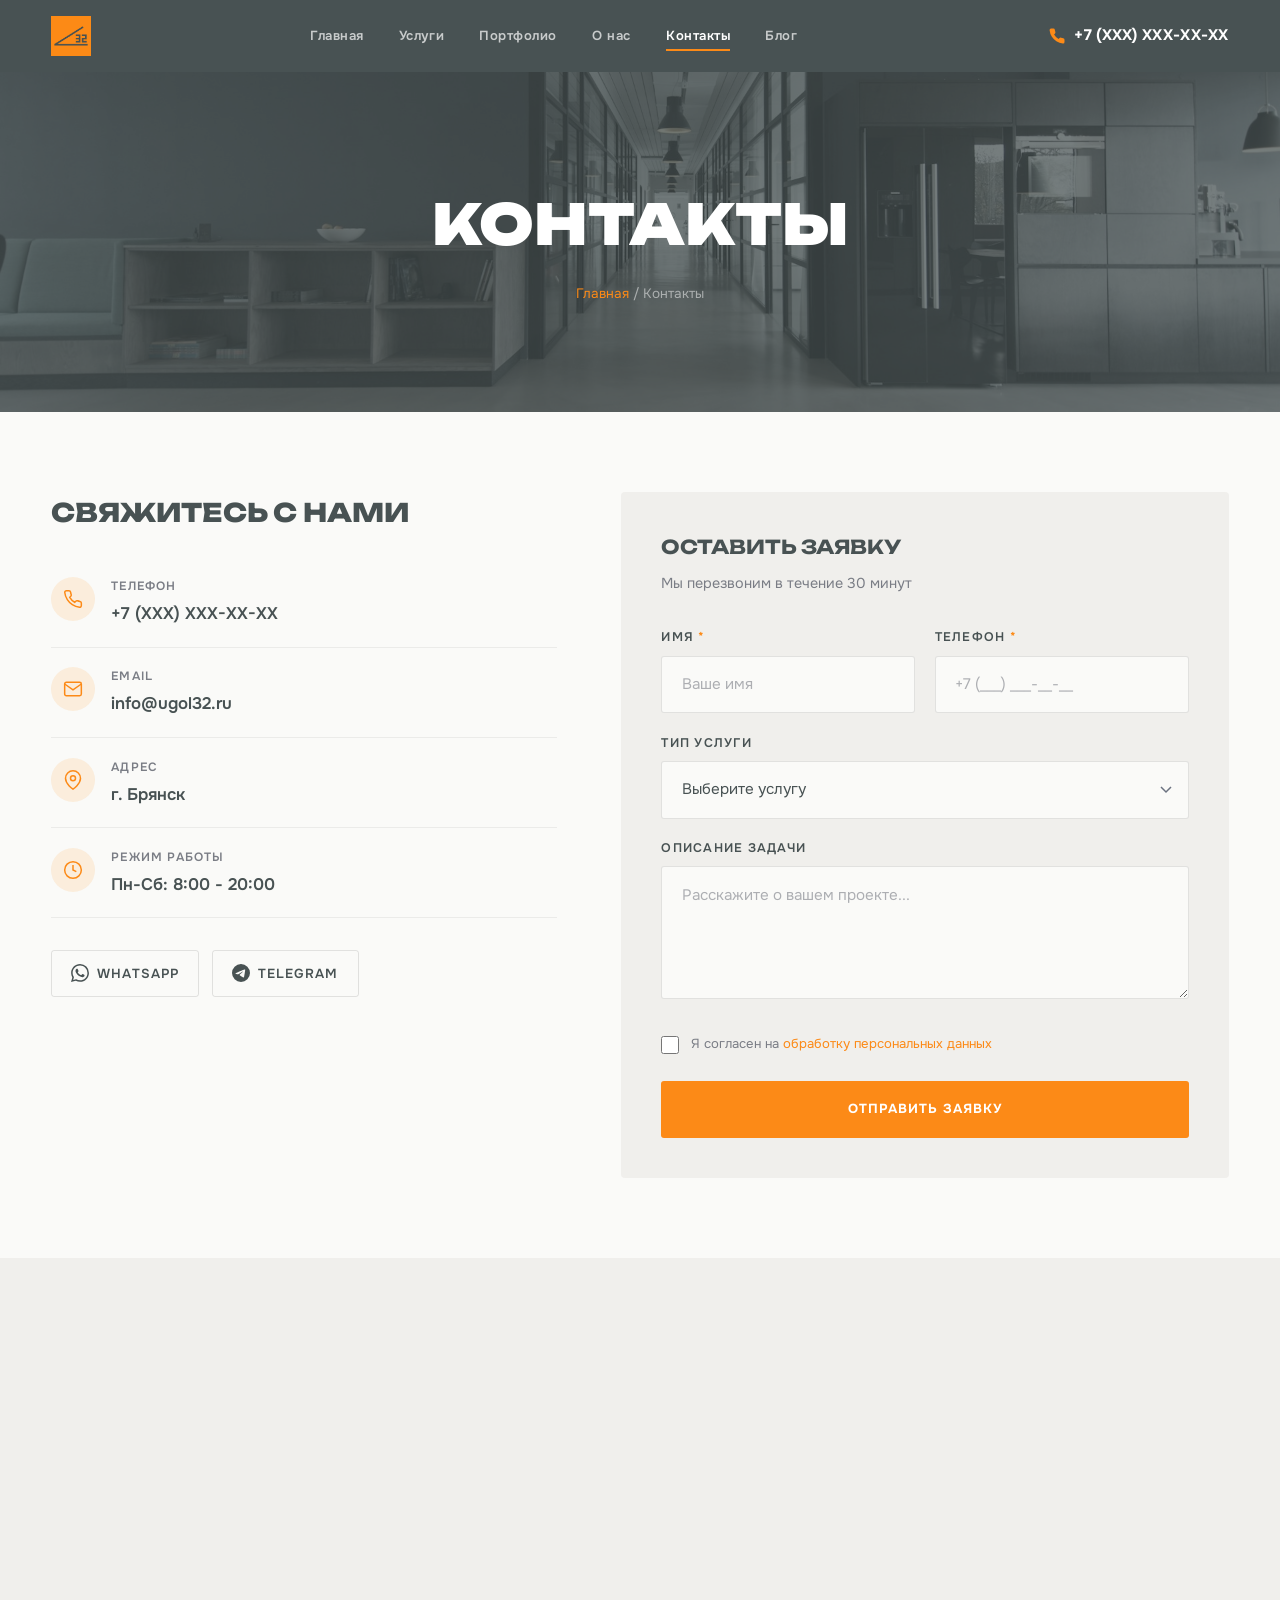
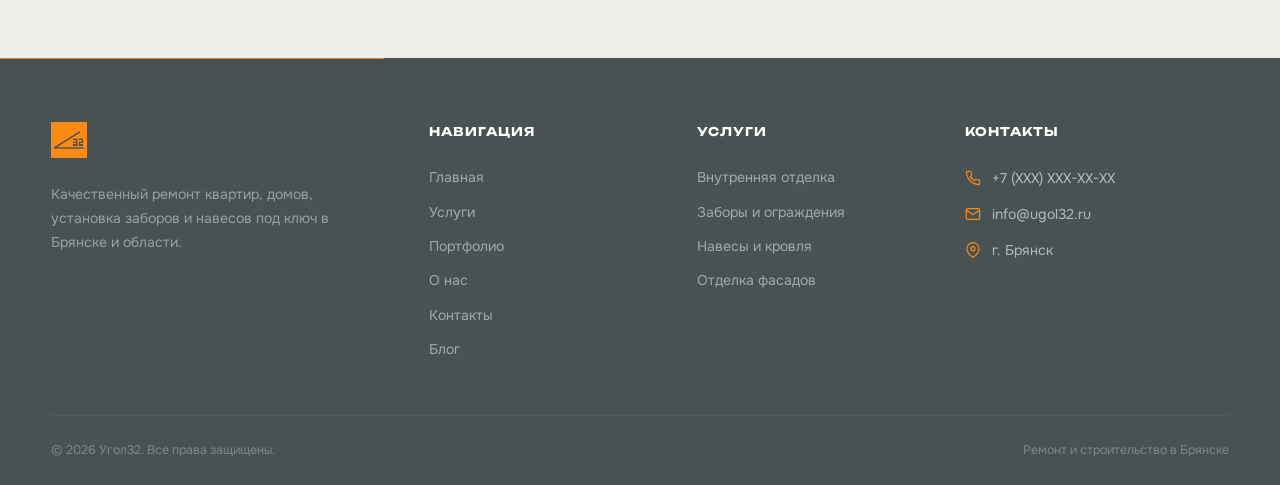
<file: contacts.html>
<!DOCTYPE html>
<html lang="ru">
<head>
  <meta charset="UTF-8">
  <meta name="viewport" content="width=device-width, initial-scale=1.0">
  <title>Контакты | Угол32 | Ремонт в Брянске</title>
  <meta name="description" content="Контакты компании Угол32. Телефон, email, адрес в Брянске. Оставьте заявку на бесплатный расчет.">
  <link rel="preconnect" href="https://fonts.googleapis.com">
  <link rel="preconnect" href="https://fonts.gstatic.com" crossorigin>
  <link href="https://fonts.googleapis.com/css2?family=Onest:wght@400;500;600;700&family=Unbounded:wght@700;800;900&display=swap" rel="stylesheet">
  <link rel="stylesheet" href="css/style.css">
  <style>
    .page-banner {
      position: relative; min-height: 340px;
      display: flex; align-items: center; justify-content: center;
      background: var(--surface); overflow: hidden; margin-top: var(--header-h);
    }
    .page-banner-bg {
      position: absolute; inset: 0;
      background: url('images/hero-contacts.jpg') center/cover no-repeat;
      filter: grayscale(60%); opacity: 0.25;
    }
    .page-banner-content { position: relative; z-index: 2; text-align: center; }
    .page-banner h1 {
      font-family: var(--font-display); font-size: clamp(2rem, 5vw, 3.5rem);
      font-weight: 900; color: var(--text-inv); text-transform: uppercase;
    }
    .page-banner .breadcrumb { margin-top: 0.8rem; font-size: 0.85rem; color: rgba(255,255,255,0.5); }
    .page-banner .breadcrumb a { color: var(--accent); }

    /* Contact layout */
    .contacts-section { padding: 5rem 0; }
    .contacts-grid {
      display: grid; grid-template-columns: 1fr 1.2fr; gap: 4rem;
    }

    /* Info side */
    .contact-info-title {
      font-family: var(--font-display); font-size: 1.6rem;
      font-weight: 800; text-transform: uppercase; color: var(--text);
      margin-bottom: 1.5rem;
    }
    .contact-info-list { margin-bottom: 2rem; }
    .contact-info-item {
      display: flex; gap: 1rem; padding: 1.2rem 0;
      border-bottom: 1px solid rgba(0,0,0,0.06);
      align-items: flex-start;
    }
    .contact-info-icon {
      width: 44px; height: 44px; flex-shrink: 0;
      display: flex; align-items: center; justify-content: center;
      background: var(--accent-glow); border-radius: 50%;
    }
    .contact-info-icon svg {
      width: 20px; height: 20px; stroke: var(--accent);
      fill: none; stroke-width: 1.8;
    }
    .contact-info-label {
      font-size: 0.75rem; font-weight: 600; text-transform: uppercase;
      letter-spacing: 0.1em; color: var(--text-muted); margin-bottom: 0.2rem;
    }
    .contact-info-value {
      font-size: 1.05rem; font-weight: 600; color: var(--text);
    }
    .contact-info-value a:hover { color: var(--accent); }

    /* Messengers */
    .messengers { display: flex; gap: 0.8rem; margin-top: 1rem; }
    .messenger-link {
      display: flex; align-items: center; gap: 0.5rem;
      padding: 0.7rem 1.2rem; border-radius: 3px;
      font-size: 0.82rem; font-weight: 600;
      text-transform: uppercase; letter-spacing: 0.08em;
      border: 1px solid rgba(0,0,0,0.1);
      transition: all 0.3s var(--ease);
    }
    .messenger-link:hover {
      border-color: var(--accent); color: var(--accent);
      background: var(--accent-glow);
    }
    .messenger-link svg { width: 18px; height: 18px; fill: currentColor; }

    /* Form side */
    .contacts-form-wrap {
      background: var(--bg-alt); padding: 2.5rem; border-radius: 4px;
    }
    .contacts-form-title {
      font-family: var(--font-display); font-size: 1.2rem;
      font-weight: 700; text-transform: uppercase; color: var(--text);
      margin-bottom: 0.5rem;
    }
    .contacts-form-sub {
      font-size: 0.9rem; color: var(--text-muted); margin-bottom: 2rem;
    }

    /* Map */
    .map-section {
      height: 400px; background: var(--bg-alt);
      position: relative;
    }
    .map-section iframe {
      width: 100%; height: 100%; border: 0;
      filter: grayscale(80%); transition: filter 0.5s;
    }
    .map-section:hover iframe { filter: grayscale(20%); }

    @media (max-width: 768px) {
      .contacts-grid { grid-template-columns: 1fr; gap: 2rem; }
      .contacts-section { padding: 3rem 0; }
      .messengers { flex-direction: column; }
      .contacts-form-wrap { padding: 1.5rem; }
      .map-section { height: 280px; }
      .page-banner { min-height: 240px; }
    }
  </style>
</head>
<body>

  <!-- HEADER -->
  <header class="site-header">
    <div class="container header-inner">
      <a href="index.html" class="logo"><img src="images/logo.png" alt="УГОЛ32" class="logo-img"></a>
      <nav class="nav-links">
        <a href="index.html">Главная</a><a href="uslugi.html">Услуги</a>
        <a href="portfolio.html">Портфолио</a><a href="about.html">О нас</a>
        <a href="contacts.html" class="active">Контакты</a><a href="blog.html">Блог</a>
      </nav>
      <a href="tel:+7XXXXXXXXXX" class="header-phone">
        <svg viewBox="0 0 24 24"><path d="M22 16.92v3a2 2 0 01-2.18 2 19.79 19.79 0 01-8.63-3.07 19.5 19.5 0 01-6-6 19.79 19.79 0 01-3.07-8.67A2 2 0 014.11 2h3a2 2 0 012 1.72c.127.96.361 1.903.7 2.81a2 2 0 01-.45 2.11L8.09 9.91a16 16 0 006 6l1.27-1.27a2 2 0 012.11-.45c.907.339 1.85.573 2.81.7A2 2 0 0122 16.92z"/></svg>
        +7 (XXX) XXX-XX-XX
      </a>
      <button class="burger" aria-label="Меню"><span></span><span></span><span></span></button>
    </div>
  </header>
  <div class="mobile-overlay"></div>
  <nav class="mobile-nav">
    <a href="index.html">Главная</a><a href="uslugi.html">Услуги</a><a href="portfolio.html">Портфолио</a>
    <a href="about.html">О нас</a><a href="contacts.html">Контакты</a><a href="blog.html">Блог</a>
    <a href="tel:+7XXXXXXXXXX" class="mobile-phone">+7 (XXX) XXX-XX-XX</a>
  </nav>

  <main>
    <section class="page-banner">
      <div class="page-banner-bg"></div>
      <div class="page-banner-content">
        <h1>Контакты</h1>
        <div class="breadcrumb"><a href="index.html">Главная</a> / Контакты</div>
      </div>
    </section>

    <section class="contacts-section">
      <div class="container">
        <div class="contacts-grid">

          <!-- Info -->
          <div class="reveal">
            <h2 class="contact-info-title">Свяжитесь с нами</h2>
            <div class="contact-info-list">
              <div class="contact-info-item">
                <div class="contact-info-icon">
                  <svg viewBox="0 0 24 24"><path d="M22 16.92v3a2 2 0 01-2.18 2 19.79 19.79 0 01-8.63-3.07 19.5 19.5 0 01-6-6 19.79 19.79 0 01-3.07-8.67A2 2 0 014.11 2h3a2 2 0 012 1.72c.127.96.361 1.903.7 2.81a2 2 0 01-.45 2.11L8.09 9.91a16 16 0 006 6l1.27-1.27a2 2 0 012.11-.45c.907.339 1.85.573 2.81.7A2 2 0 0122 16.92z"/></svg>
                </div>
                <div>
                  <div class="contact-info-label">Телефон</div>
                  <div class="contact-info-value"><a href="tel:+7XXXXXXXXXX">+7 (XXX) XXX-XX-XX</a></div>
                </div>
              </div>
              <div class="contact-info-item">
                <div class="contact-info-icon">
                  <svg viewBox="0 0 24 24"><path d="M4 4h16c1.1 0 2 .9 2 2v12c0 1.1-.9 2-2 2H4c-1.1 0-2-.9-2-2V6c0-1.1.9-2 2-2z"/><path d="M22 6l-10 7L2 6"/></svg>
                </div>
                <div>
                  <div class="contact-info-label">Email</div>
                  <div class="contact-info-value"><a href="mailto:info@ugol32.ru">info@ugol32.ru</a></div>
                </div>
              </div>
              <div class="contact-info-item">
                <div class="contact-info-icon">
                  <svg viewBox="0 0 24 24"><path d="M21 10c0 7-9 13-9 13s-9-6-9-13a9 9 0 0118 0z"/><circle cx="12" cy="10" r="3"/></svg>
                </div>
                <div>
                  <div class="contact-info-label">Адрес</div>
                  <div class="contact-info-value">г. Брянск</div>
                </div>
              </div>
              <div class="contact-info-item">
                <div class="contact-info-icon">
                  <svg viewBox="0 0 24 24"><circle cx="12" cy="12" r="10"/><path d="M12 6v6l4 2"/></svg>
                </div>
                <div>
                  <div class="contact-info-label">Режим работы</div>
                  <div class="contact-info-value">Пн-Сб: 8:00 - 20:00</div>
                </div>
              </div>
            </div>

            <div class="messengers">
              <a href="#" class="messenger-link">
                <svg viewBox="0 0 24 24"><path d="M17.472 14.382c-.297-.149-1.758-.867-2.03-.967-.273-.099-.471-.148-.67.15-.197.297-.767.966-.94 1.164-.173.199-.347.223-.644.075-.297-.15-1.255-.463-2.39-1.475-.883-.788-1.48-1.761-1.653-2.059-.173-.297-.018-.458.13-.606.134-.133.298-.347.446-.52.149-.174.198-.298.298-.497.099-.198.05-.371-.025-.52-.075-.149-.669-1.612-.916-2.207-.242-.579-.487-.5-.669-.51-.173-.008-.371-.01-.57-.01-.198 0-.52.074-.792.372-.272.297-1.04 1.016-1.04 2.479 0 1.462 1.065 2.875 1.213 3.074.149.198 2.096 3.2 5.077 4.487.709.306 1.262.489 1.694.625.712.227 1.36.195 1.871.118.571-.085 1.758-.719 2.006-1.413.248-.694.248-1.289.173-1.413-.074-.124-.272-.198-.57-.347m-5.421 7.403h-.004a9.87 9.87 0 01-5.031-1.378l-.361-.214-3.741.982.998-3.648-.235-.374a9.86 9.86 0 01-1.51-5.26c.001-5.45 4.436-9.884 9.888-9.884 2.64 0 5.122 1.03 6.988 2.898a9.825 9.825 0 012.893 6.994c-.003 5.45-4.437 9.884-9.885 9.884m8.413-18.297A11.815 11.815 0 0012.05 0C5.495 0 .16 5.335.157 11.892c0 2.096.547 4.142 1.588 5.945L.057 24l6.305-1.654a11.882 11.882 0 005.683 1.448h.005c6.554 0 11.89-5.335 11.893-11.893a11.821 11.821 0 00-3.48-8.413z"/></svg>
                WhatsApp
              </a>
              <a href="#" class="messenger-link">
                <svg viewBox="0 0 24 24"><path d="M11.944 0A12 12 0 000 12a12 12 0 0012 12 12 12 0 0012-12A12 12 0 0012 0a12 12 0 00-.056 0zm4.962 7.224c.1-.002.321.023.465.14a.506.506 0 01.171.325c.016.093.036.306.02.472-.18 1.898-.962 6.502-1.36 8.627-.168.9-.499 1.201-.82 1.23-.696.065-1.225-.46-1.9-.902-1.056-.693-1.653-1.124-2.678-1.8-1.185-.78-.417-1.21.258-1.91.177-.184 3.247-2.977 3.307-3.23.007-.032.014-.15-.056-.212s-.174-.041-.249-.024c-.106.024-1.793 1.14-5.061 3.345-.479.33-.913.49-1.302.48-.428-.008-1.252-.241-1.865-.44-.752-.245-1.349-.374-1.297-.789.027-.216.325-.437.893-.663 3.498-1.524 5.83-2.529 6.998-3.014 3.332-1.386 4.025-1.627 4.476-1.635z"/></svg>
                Telegram
              </a>
            </div>
          </div>

          <!-- Form -->
          <div class="contacts-form-wrap reveal">
            <h3 class="contacts-form-title">Оставить заявку</h3>
            <p class="contacts-form-sub">Мы перезвоним в течение 30 минут</p>

            <form class="contact-form" novalidate>
              <div class="form-row">
                <div class="form-group">
                  <label for="c-name">Имя <span class="required">*</span></label>
                  <input type="text" id="c-name" name="name" class="form-control" placeholder="Ваше имя" required>
                </div>
                <div class="form-group">
                  <label for="c-phone">Телефон <span class="required">*</span></label>
                  <input type="tel" id="c-phone" name="phone" class="form-control" placeholder="+7 (___) ___-__-__" required>
                </div>
              </div>
              <div class="form-group">
                <label for="c-service">Тип услуги</label>
                <select id="c-service" name="service" class="form-control">
                  <option value="">Выберите услугу</option>
                  <option value="Внутренняя отделка">Внутренняя отделка</option>
                  <option value="Заборы и ограждения">Заборы и ограждения</option>
                  <option value="Навесы и кровля">Навесы и кровля</option>
                  <option value="Отделка фасадов">Отделка фасадов</option>
                  <option value="Другое">Другое</option>
                </select>
              </div>
              <div class="form-group">
                <label for="c-message">Описание задачи</label>
                <textarea id="c-message" name="message" class="form-control" placeholder="Расскажите о вашем проекте..." rows="4"></textarea>
              </div>
              <div class="form-check">
                <input type="checkbox" id="c-consent" name="consent" required>
                <label for="c-consent">Я согласен на <a href="#">обработку персональных данных</a></label>
              </div>
              <button type="submit" class="btn btn-primary btn-submit">Отправить заявку</button>
              <div class="form-message" role="alert"></div>
            </form>
          </div>

        </div>
      </div>
    </section>

    <!-- Map -->
    <section class="map-section">
      <iframe
        src="https://yandex.ru/map-widget/v1/?z=12&ol=biz&oid=190979374508"
        title="Карта - Брянск"
        loading="lazy"
        allowfullscreen>
      </iframe>
    </section>
  </main>

  <!-- FOOTER -->
  <footer class="site-footer">
    <div class="container">
      <div class="footer-grid">
        <div class="footer-brand">
          <a href="index.html" class="logo"><img src="images/logo.png" alt="УГОЛ32" class="logo-img"></a>
          <p>Качественный ремонт квартир, домов, установка заборов и навесов под ключ в Брянске и области.</p>
        </div>
        <div>
          <div class="footer-heading">Навигация</div>
          <ul class="footer-links">
            <li><a href="index.html">Главная</a></li><li><a href="uslugi.html">Услуги</a></li>
            <li><a href="portfolio.html">Портфолио</a></li><li><a href="about.html">О нас</a></li>
            <li><a href="contacts.html">Контакты</a></li><li><a href="blog.html">Блог</a></li>
          </ul>
        </div>
        <div>
          <div class="footer-heading">Услуги</div>
          <ul class="footer-links">
            <li><a href="uslugi.html">Внутренняя отделка</a></li><li><a href="uslugi.html">Заборы и ограждения</a></li>
            <li><a href="uslugi.html">Навесы и кровля</a></li><li><a href="uslugi.html">Отделка фасадов</a></li>
          </ul>
        </div>
        <div>
          <div class="footer-heading">Контакты</div>
          <ul class="footer-contacts">
            <li><svg viewBox="0 0 24 24"><path d="M22 16.92v3a2 2 0 01-2.18 2 19.79 19.79 0 01-8.63-3.07 19.5 19.5 0 01-6-6 19.79 19.79 0 01-3.07-8.67A2 2 0 014.11 2h3a2 2 0 012 1.72c.127.96.361 1.903.7 2.81a2 2 0 01-.45 2.11L8.09 9.91a16 16 0 006 6l1.27-1.27a2 2 0 012.11-.45c.907.339 1.85.573 2.81.7A2 2 0 0122 16.92z"/></svg><a href="tel:+7XXXXXXXXXX">+7 (XXX) XXX-XX-XX</a></li>
            <li><svg viewBox="0 0 24 24"><path d="M4 4h16c1.1 0 2 .9 2 2v12c0 1.1-.9 2-2 2H4c-1.1 0-2-.9-2-2V6c0-1.1.9-2 2-2z"/><path d="M22 6l-10 7L2 6"/></svg><a href="mailto:info@ugol32.ru">info@ugol32.ru</a></li>
            <li><svg viewBox="0 0 24 24"><path d="M21 10c0 7-9 13-9 13s-9-6-9-13a9 9 0 0118 0z"/><circle cx="12" cy="10" r="3"/></svg><span>г. Брянск</span></li>
          </ul>
        </div>
      </div>
      <div class="footer-bottom">
        <span>&copy; 2026 Угол32. Все права защищены.</span>
        <span>Ремонт и строительство в Брянске</span>
      </div>
    </div>
  </footer>

  <a href="tel:+7XXXXXXXXXX" class="mobile-call-btn">
    <svg viewBox="0 0 24 24"><path d="M22 16.92v3a2 2 0 01-2.18 2 19.79 19.79 0 01-8.63-3.07 19.5 19.5 0 01-6-6 19.79 19.79 0 01-3.07-8.67A2 2 0 014.11 2h3a2 2 0 012 1.72c.127.96.361 1.903.7 2.81a2 2 0 01-.45 2.11L8.09 9.91a16 16 0 006 6l1.27-1.27a2 2 0 012.11-.45c.907.339 1.85.573 2.81.7A2 2 0 0122 16.92z"/></svg>
    Позвонить
  </a>

  <script src="js/main.js"></script>
  <script src="js/form.js"></script>
</body>
</html>
</file>
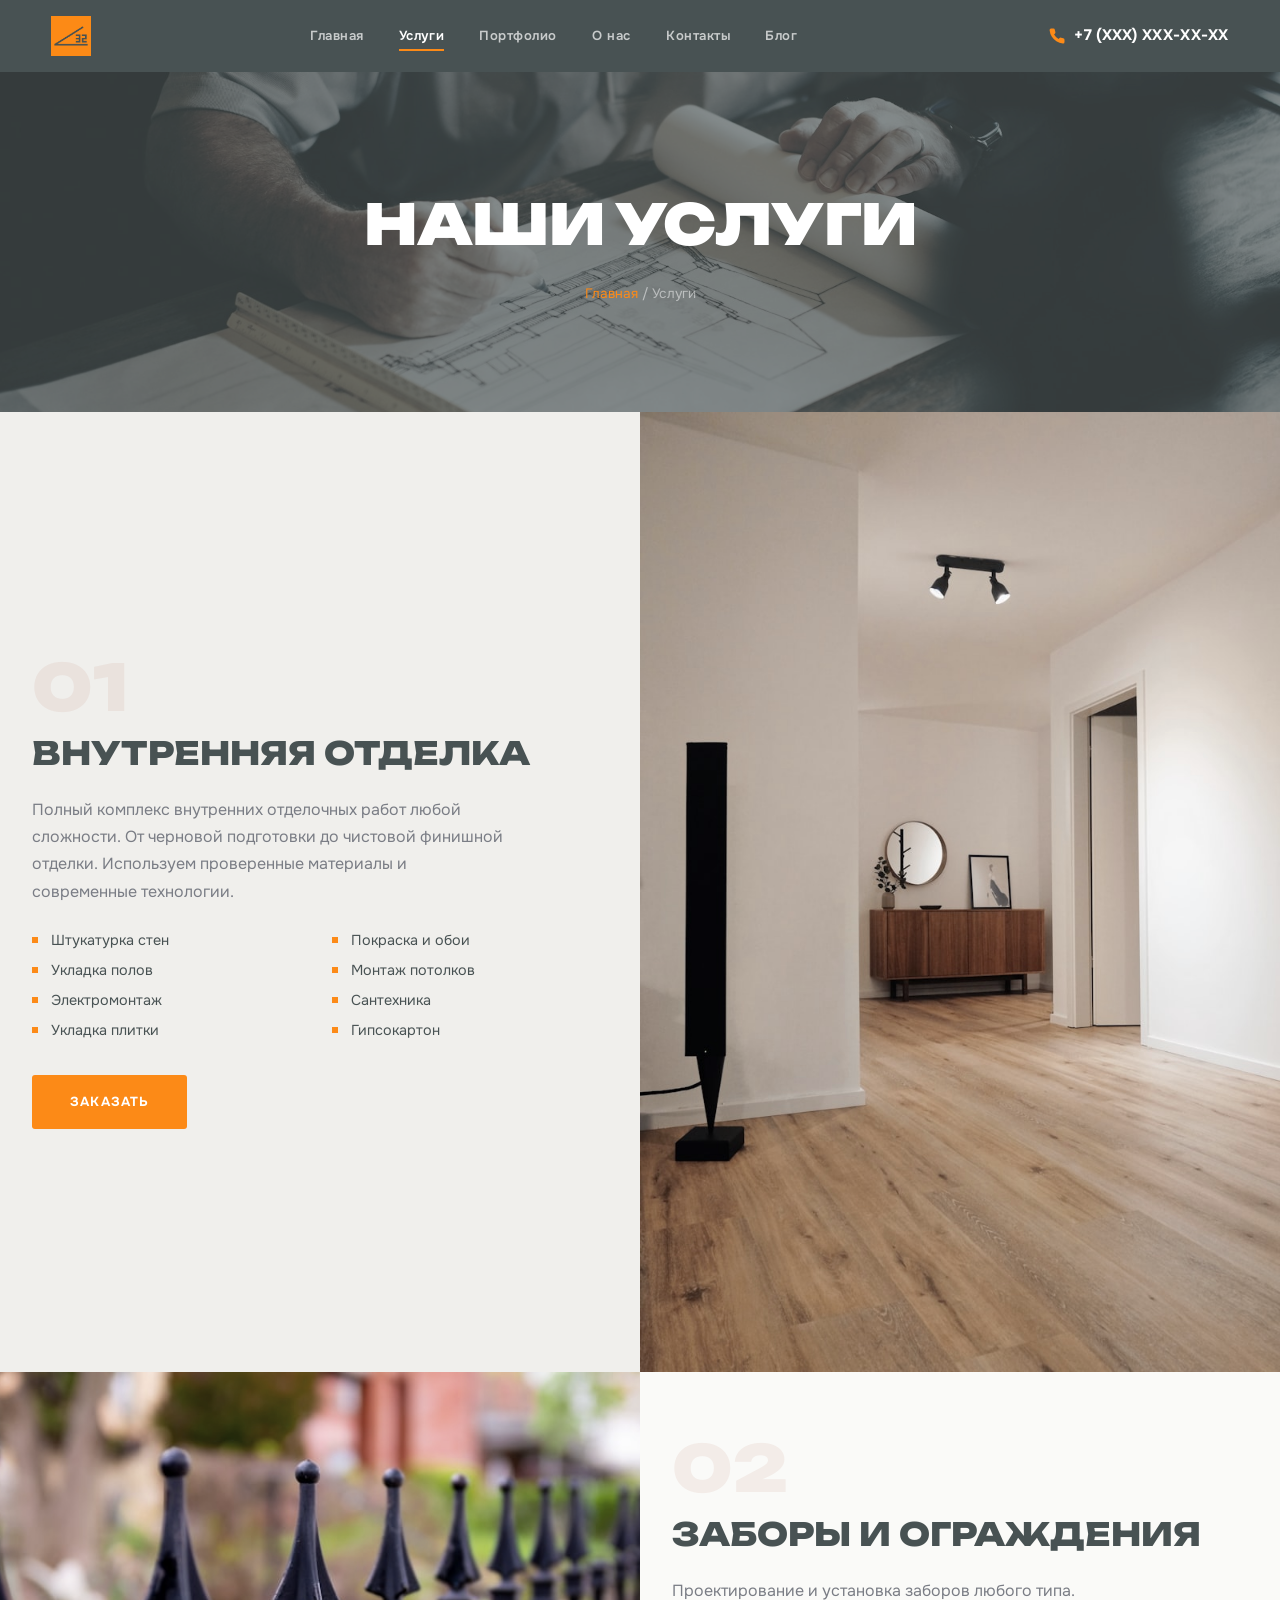
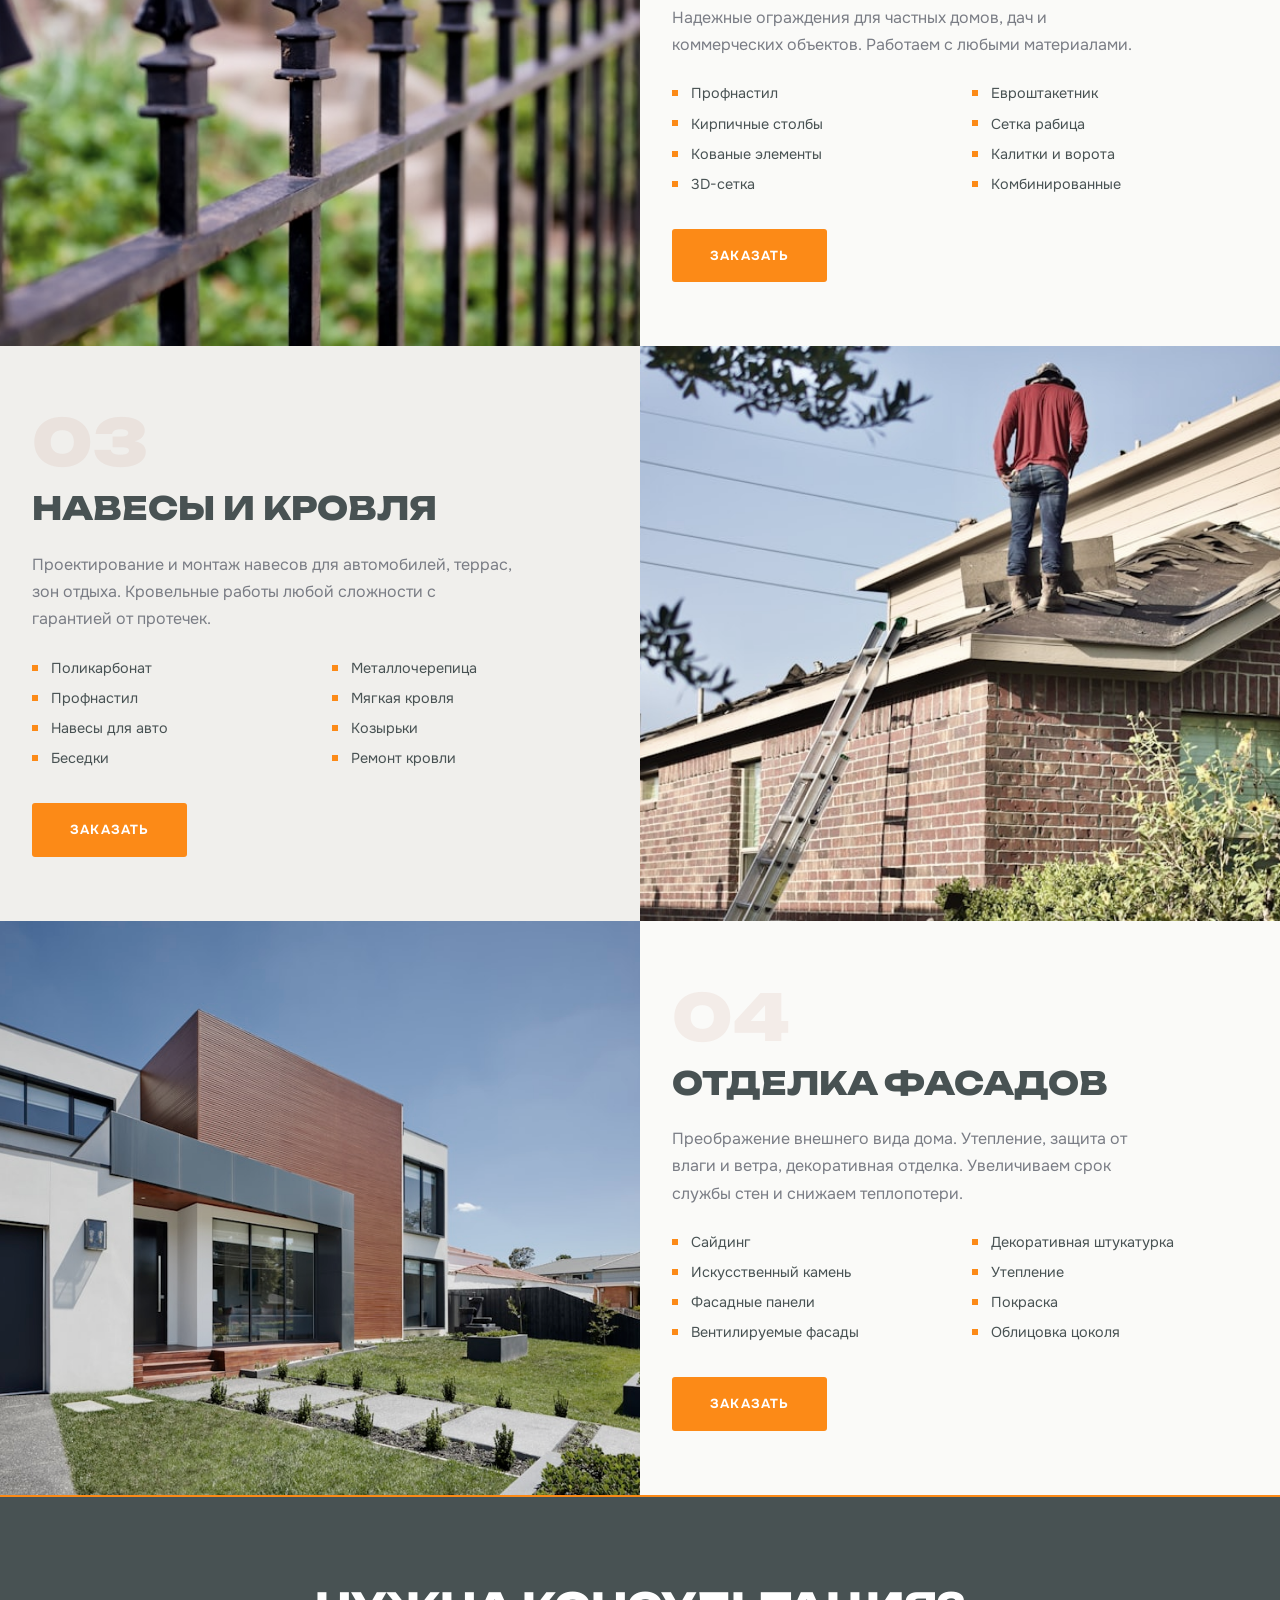
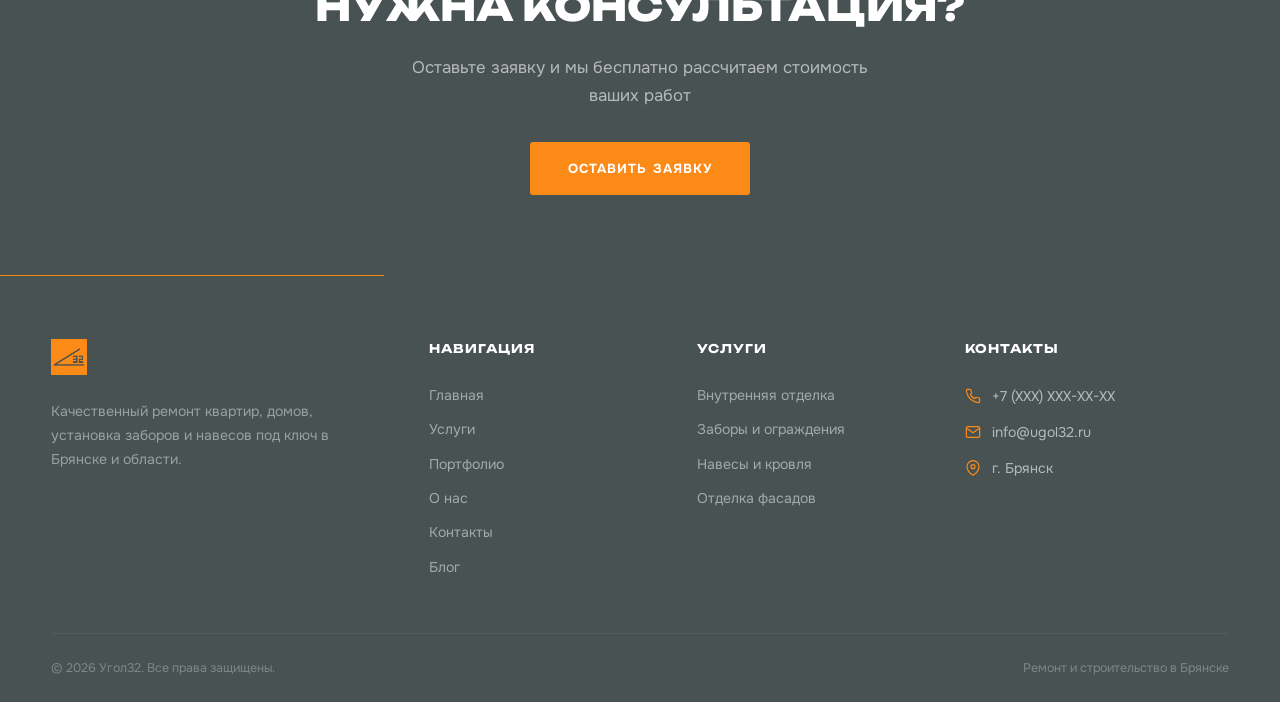
<file: uslugi.html>
<!DOCTYPE html>
<html lang="ru">
<head>
  <meta charset="UTF-8">
  <meta name="viewport" content="width=device-width, initial-scale=1.0">
  <title>Услуги | Ремонт и строительство в Брянске | Угол32</title>
  <meta name="description" content="Услуги компании Угол32: внутренняя отделка, заборы и ограждения, навесы и кровля, отделка фасадов. Брянск и область.">
  <meta property="og:title" content="Услуги | Угол32">
  <meta property="og:description" content="Полный спектр строительных и ремонтных услуг в Брянске.">
  <link rel="preconnect" href="https://fonts.googleapis.com">
  <link rel="preconnect" href="https://fonts.gstatic.com" crossorigin>
  <link href="https://fonts.googleapis.com/css2?family=Onest:wght@400;500;600;700&family=Unbounded:wght@700;800;900&display=swap" rel="stylesheet">
  <link rel="stylesheet" href="css/style.css">
  <style>
    /* Page Banner */
    .page-banner {
      position: relative;
      min-height: 340px;
      display: flex;
      align-items: center;
      justify-content: center;
      background: var(--surface);
      overflow: hidden;
      margin-top: var(--header-h);
    }
    .page-banner-bg {
      position: absolute; inset: 0;
      background: url('images/hero-uslugi.jpg') center/cover no-repeat;
      filter: grayscale(60%);
      opacity: 0.35;
    }
    .page-banner-content {
      position: relative; z-index: 2;
      text-align: center;
    }
    .page-banner h1 {
      font-family: var(--font-display);
      font-size: clamp(2rem, 5vw, 3.5rem);
      font-weight: 900;
      color: var(--text-inv);
      text-transform: uppercase;
      letter-spacing: -0.01em;
    }
    .page-banner .breadcrumb {
      margin-top: 0.8rem;
      font-size: 0.85rem;
      color: rgba(255,255,255,0.5);
    }
    .page-banner .breadcrumb a { color: var(--accent); }
    .page-banner .breadcrumb a:hover { text-decoration: underline; }

    /* Service Blocks */
    .service-block {
      display: grid;
      grid-template-columns: 1fr 1fr;
      gap: 0;
      min-height: 500px;
    }
    .service-block:nth-child(even) .service-block-img { order: 2; }
    .service-block:nth-child(even) .service-block-content { order: 1; }

    .service-block-img {
      position: relative;
      overflow: hidden;
    }
    .service-block-img img {
      width: 100%; height: 100%;
      object-fit: cover;
      filter: grayscale(30%);
      transition: filter 0.6s var(--ease), transform 0.6s var(--ease);
    }
    .service-block:hover .service-block-img img {
      filter: grayscale(0%);
      transform: scale(1.04);
    }
    .service-block-content {
      display: flex;
      flex-direction: column;
      justify-content: center;
      padding: 4rem 5%;
    }
    .service-block:nth-child(odd) .service-block-content {
      background: var(--bg);
    }
    .service-block:nth-child(even) .service-block-content {
      background: var(--bg-alt);
    }
    .service-block-number {
      font-family: var(--font-display);
      font-size: 4rem;
      font-weight: 900;
      color: rgba(160,82,45,0.08);
      line-height: 1;
      margin-bottom: 0.5rem;
    }
    .service-block-title {
      font-family: var(--font-display);
      font-size: clamp(1.4rem, 2.5vw, 2rem);
      font-weight: 800;
      color: var(--text);
      text-transform: uppercase;
      margin-bottom: 1rem;
    }
    .service-block-desc {
      font-size: 1rem;
      color: var(--text-muted);
      line-height: 1.7;
      margin-bottom: 1.5rem;
      max-width: 480px;
    }
    .service-block-list {
      display: grid;
      grid-template-columns: 1fr 1fr;
      gap: 0.4rem 1.5rem;
      margin-bottom: 2rem;
    }
    .service-block-list li {
      font-size: 0.9rem;
      color: var(--text);
      padding-left: 1.2rem;
      position: relative;
    }
    .service-block-list li::before {
      content: '';
      position: absolute;
      left: 0; top: 0.55em;
      width: 6px; height: 6px;
      background: var(--accent);
    }
    .service-block .btn {
      align-self: flex-start;
    }

    /* CTA Banner */
    .cta-banner {
      background: var(--surface);
      padding: 5rem 0;
      text-align: center;
      position: relative;
      overflow: hidden;
    }
    .cta-banner::before {
      content: '';
      position: absolute;
      top: 0; left: 0;
      width: 100%; height: 2px;
      background: var(--accent);
    }
    .cta-banner h2 {
      font-family: var(--font-display);
      font-size: clamp(1.5rem, 3vw, 2.5rem);
      font-weight: 800;
      color: var(--text-inv);
      text-transform: uppercase;
      margin-bottom: 1rem;
    }
    .cta-banner p {
      color: rgba(255,255,255,0.6);
      font-size: 1.05rem;
      margin-bottom: 2rem;
      max-width: 500px;
      margin-left: auto;
      margin-right: auto;
    }

    @media (max-width: 768px) {
      .service-block {
        grid-template-columns: 1fr;
        min-height: auto;
      }
      .service-block-img { height: 260px; order: 0 !important; }
      .service-block-content { order: 1 !important; padding: 2.5rem 5%; }
      .service-block-list { grid-template-columns: 1fr; }
      .page-banner { min-height: 240px; }
    }
  </style>
</head>
<body>

  <!-- HEADER -->
  <header class="site-header">
    <div class="container header-inner">
      <a href="index.html" class="logo"><img src="images/logo.png" alt="УГОЛ32" class="logo-img"></a>
      <nav class="nav-links">
        <a href="index.html">Главная</a>
        <a href="uslugi.html" class="active">Услуги</a>
        <a href="portfolio.html">Портфолио</a>
        <a href="about.html">О нас</a>
        <a href="contacts.html">Контакты</a>
        <a href="blog.html">Блог</a>
      </nav>
      <a href="tel:+7XXXXXXXXXX" class="header-phone">
        <svg viewBox="0 0 24 24"><path d="M22 16.92v3a2 2 0 01-2.18 2 19.79 19.79 0 01-8.63-3.07 19.5 19.5 0 01-6-6 19.79 19.79 0 01-3.07-8.67A2 2 0 014.11 2h3a2 2 0 012 1.72c.127.96.361 1.903.7 2.81a2 2 0 01-.45 2.11L8.09 9.91a16 16 0 006 6l1.27-1.27a2 2 0 012.11-.45c.907.339 1.85.573 2.81.7A2 2 0 0122 16.92z"/></svg>
        +7 (XXX) XXX-XX-XX
      </a>
      <button class="burger" aria-label="Меню"><span></span><span></span><span></span></button>
    </div>
  </header>
  <div class="mobile-overlay"></div>
  <nav class="mobile-nav">
    <a href="index.html">Главная</a>
    <a href="uslugi.html">Услуги</a>
    <a href="portfolio.html">Портфолио</a>
    <a href="about.html">О нас</a>
    <a href="contacts.html">Контакты</a>
    <a href="blog.html">Блог</a>
    <a href="tel:+7XXXXXXXXXX" class="mobile-phone">+7 (XXX) XXX-XX-XX</a>
  </nav>

  <main>
    <!-- Banner -->
    <section class="page-banner">
      <div class="page-banner-bg"></div>
      <div class="page-banner-content">
        <h1>Наши услуги</h1>
        <div class="breadcrumb"><a href="index.html">Главная</a> / Услуги</div>
      </div>
    </section>

    <!-- Service 1 -->
    <div class="service-block reveal">
      <div class="service-block-img">
        <img src="images/service-otdelka.jpg" alt="Внутренняя отделка" loading="lazy">
      </div>
      <div class="service-block-content">
        <div class="service-block-number">01</div>
        <h2 class="service-block-title">Внутренняя отделка</h2>
        <p class="service-block-desc">Полный комплекс внутренних отделочных работ любой сложности. От черновой подготовки до чистовой финишной отделки. Используем проверенные материалы и современные технологии.</p>
        <ul class="service-block-list">
          <li>Штукатурка стен</li>
          <li>Покраска и обои</li>
          <li>Укладка полов</li>
          <li>Монтаж потолков</li>
          <li>Электромонтаж</li>
          <li>Сантехника</li>
          <li>Укладка плитки</li>
          <li>Гипсокартон</li>
        </ul>
        <a href="contacts.html" class="btn btn-primary">Заказать</a>
      </div>
    </div>

    <!-- Service 2 -->
    <div class="service-block reveal">
      <div class="service-block-img">
        <img src="images/service-zabory.jpg" alt="Заборы и ограждения" loading="lazy">
      </div>
      <div class="service-block-content">
        <div class="service-block-number">02</div>
        <h2 class="service-block-title">Заборы и ограждения</h2>
        <p class="service-block-desc">Проектирование и установка заборов любого типа. Надежные ограждения для частных домов, дач и коммерческих объектов. Работаем с любыми материалами.</p>
        <ul class="service-block-list">
          <li>Профнастил</li>
          <li>Евроштакетник</li>
          <li>Кирпичные столбы</li>
          <li>Сетка рабица</li>
          <li>Кованые элементы</li>
          <li>Калитки и ворота</li>
          <li>3D-сетка</li>
          <li>Комбинированные</li>
        </ul>
        <a href="contacts.html" class="btn btn-primary">Заказать</a>
      </div>
    </div>

    <!-- Service 3 -->
    <div class="service-block reveal">
      <div class="service-block-img">
        <img src="images/service-navesy.jpg" alt="Навесы и кровля" loading="lazy">
      </div>
      <div class="service-block-content">
        <div class="service-block-number">03</div>
        <h2 class="service-block-title">Навесы и кровля</h2>
        <p class="service-block-desc">Проектирование и монтаж навесов для автомобилей, террас, зон отдыха. Кровельные работы любой сложности с гарантией от протечек.</p>
        <ul class="service-block-list">
          <li>Поликарбонат</li>
          <li>Металлочерепица</li>
          <li>Профнастил</li>
          <li>Мягкая кровля</li>
          <li>Навесы для авто</li>
          <li>Козырьки</li>
          <li>Беседки</li>
          <li>Ремонт кровли</li>
        </ul>
        <a href="contacts.html" class="btn btn-primary">Заказать</a>
      </div>
    </div>

    <!-- Service 4 -->
    <div class="service-block reveal">
      <div class="service-block-img">
        <img src="images/service-fasady.jpg" alt="Отделка фасадов" loading="lazy">
      </div>
      <div class="service-block-content">
        <div class="service-block-number">04</div>
        <h2 class="service-block-title">Отделка фасадов</h2>
        <p class="service-block-desc">Преображение внешнего вида дома. Утепление, защита от влаги и ветра, декоративная отделка. Увеличиваем срок службы стен и снижаем теплопотери.</p>
        <ul class="service-block-list">
          <li>Сайдинг</li>
          <li>Декоративная штукатурка</li>
          <li>Искусственный камень</li>
          <li>Утепление</li>
          <li>Фасадные панели</li>
          <li>Покраска</li>
          <li>Вентилируемые фасады</li>
          <li>Облицовка цоколя</li>
        </ul>
        <a href="contacts.html" class="btn btn-primary">Заказать</a>
      </div>
    </div>

    <!-- CTA -->
    <section class="cta-banner reveal">
      <div class="container">
        <h2>Нужна консультация?</h2>
        <p>Оставьте заявку и мы бесплатно рассчитаем стоимость ваших работ</p>
        <a href="contacts.html" class="btn btn-primary">Оставить заявку</a>
      </div>
    </section>
  </main>

  <!-- FOOTER -->
  <footer class="site-footer">
    <div class="container">
      <div class="footer-grid">
        <div class="footer-brand">
          <a href="index.html" class="logo"><img src="images/logo.png" alt="УГОЛ32" class="logo-img"></a>
          <p>Качественный ремонт квартир, домов, установка заборов и навесов под ключ в Брянске и области.</p>
        </div>
        <div>
          <div class="footer-heading">Навигация</div>
          <ul class="footer-links">
            <li><a href="index.html">Главная</a></li>
            <li><a href="uslugi.html">Услуги</a></li>
            <li><a href="portfolio.html">Портфолио</a></li>
            <li><a href="about.html">О нас</a></li>
            <li><a href="contacts.html">Контакты</a></li>
            <li><a href="blog.html">Блог</a></li>
          </ul>
        </div>
        <div>
          <div class="footer-heading">Услуги</div>
          <ul class="footer-links">
            <li><a href="uslugi.html">Внутренняя отделка</a></li>
            <li><a href="uslugi.html">Заборы и ограждения</a></li>
            <li><a href="uslugi.html">Навесы и кровля</a></li>
            <li><a href="uslugi.html">Отделка фасадов</a></li>
          </ul>
        </div>
        <div>
          <div class="footer-heading">Контакты</div>
          <ul class="footer-contacts">
            <li>
              <svg viewBox="0 0 24 24"><path d="M22 16.92v3a2 2 0 01-2.18 2 19.79 19.79 0 01-8.63-3.07 19.5 19.5 0 01-6-6 19.79 19.79 0 01-3.07-8.67A2 2 0 014.11 2h3a2 2 0 012 1.72c.127.96.361 1.903.7 2.81a2 2 0 01-.45 2.11L8.09 9.91a16 16 0 006 6l1.27-1.27a2 2 0 012.11-.45c.907.339 1.85.573 2.81.7A2 2 0 0122 16.92z"/></svg>
              <a href="tel:+7XXXXXXXXXX">+7 (XXX) XXX-XX-XX</a>
            </li>
            <li>
              <svg viewBox="0 0 24 24"><path d="M4 4h16c1.1 0 2 .9 2 2v12c0 1.1-.9 2-2 2H4c-1.1 0-2-.9-2-2V6c0-1.1.9-2 2-2z"/><path d="M22 6l-10 7L2 6"/></svg>
              <a href="mailto:info@ugol32.ru">info@ugol32.ru</a>
            </li>
            <li>
              <svg viewBox="0 0 24 24"><path d="M21 10c0 7-9 13-9 13s-9-6-9-13a9 9 0 0118 0z"/><circle cx="12" cy="10" r="3"/></svg>
              <span>г. Брянск</span>
            </li>
          </ul>
        </div>
      </div>
      <div class="footer-bottom">
        <span>&copy; 2026 Угол32. Все права защищены.</span>
        <span>Ремонт и строительство в Брянске</span>
      </div>
    </div>
  </footer>

  <a href="tel:+7XXXXXXXXXX" class="mobile-call-btn">
    <svg viewBox="0 0 24 24"><path d="M22 16.92v3a2 2 0 01-2.18 2 19.79 19.79 0 01-8.63-3.07 19.5 19.5 0 01-6-6 19.79 19.79 0 01-3.07-8.67A2 2 0 014.11 2h3a2 2 0 012 1.72c.127.96.361 1.903.7 2.81a2 2 0 01-.45 2.11L8.09 9.91a16 16 0 006 6l1.27-1.27a2 2 0 012.11-.45c.907.339 1.85.573 2.81.7A2 2 0 0122 16.92z"/></svg>
    Позвонить
  </a>

  <script src="js/main.js"></script>
</body>
</html>
</file>
<file: css/style.css>
/* ============================================
   УГОЛ32 — Construction & Renovation
   Orange / Dark Gray / White
   ============================================ */

/* --- Reset & Base --- */
*, *::before, *::after { margin: 0; padding: 0; box-sizing: border-box; }
html { scroll-behavior: smooth; -webkit-text-size-adjust: 100%; }
body { font-family: 'Onest', sans-serif; font-size: 17px; line-height: 1.65; color: var(--text); background: var(--bg); overflow-x: hidden; -webkit-font-smoothing: antialiased; }
img { max-width: 100%; display: block; }
a { text-decoration: none; color: inherit; transition: color 0.25s; }
ul, ol { list-style: none; }
button, input, select, textarea { font: inherit; border: none; outline: none; background: none; }
button { cursor: pointer; }

/* --- Custom Properties --- */
:root {
  --bg: #FAFAF8;
  --bg-alt: #F0EFEC;
  --surface: #485253;
  --text: #485253;
  --text-muted: #7A7D85;
  --text-inv: #FFFFFF;
  --accent: #FC8A17;
  --accent-hover: #D97510;
  --accent-glow: rgba(252, 138, 23, 0.12);
  --font-display: 'Unbounded', sans-serif;
  --font-body: 'Onest', sans-serif;
  --ease: cubic-bezier(0.22, 1, 0.36, 1);
  --header-h: 72px;
}

/* --- Utility --- */
.container {
  width: min(1280px, 92%);
  margin: 0 auto;
}

.sr-only {
  position: absolute; width: 1px; height: 1px;
  padding: 0; margin: -1px; overflow: hidden;
  clip: rect(0,0,0,0); white-space: nowrap; border: 0;
}

/* --- Scroll Reveal --- */
.reveal {
  opacity: 0;
  transform: translateY(40px);
  transition: opacity 0.8s var(--ease), transform 0.8s var(--ease);
}
.reveal.visible {
  opacity: 1;
  transform: translateY(0);
}
.reveal-delay-1 { transition-delay: 0.1s; }
.reveal-delay-2 { transition-delay: 0.2s; }
.reveal-delay-3 { transition-delay: 0.3s; }
.reveal-delay-4 { transition-delay: 0.4s; }

/* ============================================
   HEADER
   ============================================ */
.site-header {
  position: fixed;
  top: 0; left: 0; right: 0;
  z-index: 1000;
  background: var(--surface);
  height: var(--header-h);
  transition: background 0.35s, box-shadow 0.35s;
}
.site-header.scrolled {
  box-shadow: 0 2px 24px rgba(0,0,0,0.4);
}
.header-inner {
  display: flex;
  align-items: center;
  justify-content: space-between;
  height: 100%;
}

/* Logo */
.logo {
  display: flex;
  align-items: center;
  position: relative;
}
.logo-img {
  height: 40px;
  width: auto;
  display: block;
}

/* Navigation */
.nav-links {
  display: flex;
  align-items: center;
  gap: 2.2rem;
}
.nav-links a {
  font-family: var(--font-body);
  font-size: 0.82rem;
  font-weight: 600;
  color: rgba(255,255,255,0.7);
  letter-spacing: 0.04em;
  position: relative;
  padding: 4px 0;
}
.nav-links a::after {
  content: '';
  position: absolute;
  bottom: 0; left: 0;
  width: 0; height: 2px;
  background: var(--accent);
  transition: width 0.3s var(--ease);
}
.nav-links a:hover,
.nav-links a.active {
  color: var(--text-inv);
}
.nav-links a:hover::after,
.nav-links a.active::after {
  width: 100%;
}

/* Header Phone */
.header-phone {
  display: flex;
  align-items: center;
  gap: 0.5rem;
  color: var(--text-inv);
  font-weight: 700;
  font-size: 0.95rem;
  letter-spacing: 0.02em;
  margin-left: 2rem;
}
.header-phone svg {
  width: 18px; height: 18px;
  fill: var(--accent);
}
.header-phone:hover {
  color: var(--accent);
}

/* Burger */
.burger {
  display: none;
  flex-direction: column;
  justify-content: center;
  gap: 6px;
  width: 32px;
  height: 32px;
  z-index: 1100;
}
.burger span {
  display: block;
  width: 100%; height: 2px;
  background: var(--text-inv);
  transition: transform 0.35s var(--ease), opacity 0.25s;
  transform-origin: center;
}
.burger.open span:nth-child(1) {
  transform: translateY(8px) rotate(45deg);
  background: var(--accent);
}
.burger.open span:nth-child(2) {
  opacity: 0;
}
.burger.open span:nth-child(3) {
  transform: translateY(-8px) rotate(-45deg);
  background: var(--accent);
}

/* Mobile Nav */
.mobile-nav {
  position: fixed;
  top: 0; right: -100%;
  width: min(380px, 85vw);
  height: 100vh;
  background: var(--surface);
  z-index: 1050;
  padding: calc(var(--header-h) + 2rem) 2rem 2rem;
  transition: right 0.45s var(--ease);
  display: flex;
  flex-direction: column;
  gap: 0;
}
.mobile-nav.open {
  right: 0;
}
.mobile-nav a {
  display: block;
  font-family: var(--font-display);
  font-size: 1.3rem;
  font-weight: 700;
  color: var(--text-inv);
  padding: 1rem 0;
  border-bottom: 1px solid rgba(255,255,255,0.08);
  text-transform: uppercase;
  letter-spacing: 0.06em;
}
.mobile-nav a:hover {
  color: var(--accent);
  padding-left: 12px;
  transition: all 0.3s var(--ease);
}
.mobile-nav .mobile-phone {
  margin-top: auto;
  display: flex;
  align-items: center;
  gap: 0.6rem;
  font-size: 1.1rem;
  font-weight: 700;
  color: var(--accent);
  padding: 1.2rem 0;
}
.mobile-overlay {
  position: fixed;
  inset: 0;
  background: rgba(0,0,0,0.6);
  z-index: 1040;
  opacity: 0;
  pointer-events: none;
  transition: opacity 0.4s;
}
.mobile-overlay.open {
  opacity: 1;
  pointer-events: all;
}

/* ============================================
   HERO
   ============================================ */
.hero {
  position: relative;
  min-height: 100vh;
  display: flex;
  align-items: center;
  overflow: hidden;
  background: var(--surface);
}
.hero-bg {
  position: absolute;
  inset: 0;
  background: url('../images/hero-main.jpg') center/cover no-repeat;
  filter: grayscale(20%);
  transform: scale(1.05);
  transition: transform 8s linear;
}
.hero:hover .hero-bg {
  transform: scale(1.0);
}
.hero-overlay {
  position: absolute;
  inset: 0;
  background:
    linear-gradient(135deg, rgba(10,10,10,0.85) 0%, rgba(10,10,10,0.5) 50%, rgba(10,10,10,0.75) 100%);
}
/* Diagonal red accent slash */
.hero-slash {
  position: absolute;
  top: -10%; right: -5%;
  width: 35%;
  height: 140%;
  background: var(--accent);
  opacity: 0.03;
  transform: skewX(-12deg);
  pointer-events: none;
}

.hero-content {
  position: relative;
  z-index: 2;
  padding: calc(var(--header-h) + 4rem) 0 4rem;
  max-width: 800px;
}
.hero-tag {
  display: inline-flex;
  align-items: center;
  gap: 0.5rem;
  font-family: var(--font-body);
  font-size: 0.78rem;
  font-weight: 600;
  color: var(--accent);
  text-transform: uppercase;
  letter-spacing: 0.12em;
  margin-bottom: 1.5rem;
  opacity: 0;
  animation: fadeSlideUp 0.8s 0.3s var(--ease) forwards;
}
.hero-tag::before {
  content: '';
  width: 40px; height: 2px;
  background: var(--accent);
}
.hero h1 {
  font-family: var(--font-display);
  font-size: clamp(2.4rem, 5.5vw, 4.5rem);
  font-weight: 900;
  color: var(--text-inv);
  line-height: 1.08;
  letter-spacing: -0.02em;
  text-transform: uppercase;
  margin-bottom: 1.5rem;
  opacity: 0;
  animation: fadeSlideUp 0.9s 0.5s var(--ease) forwards;
}
.hero h1 em {
  font-style: normal;
  color: var(--accent);
}
.hero-sub {
  font-size: 1.15rem;
  color: rgba(255,255,255,0.7);
  max-width: 560px;
  line-height: 1.7;
  margin-bottom: 2.5rem;
  opacity: 0;
  animation: fadeSlideUp 0.9s 0.7s var(--ease) forwards;
}
.hero-actions {
  display: flex;
  gap: 1rem;
  flex-wrap: wrap;
  opacity: 0;
  animation: fadeSlideUp 0.9s 0.9s var(--ease) forwards;
}

/* Buttons */
.btn {
  display: inline-flex;
  align-items: center;
  justify-content: center;
  gap: 0.5rem;
  font-family: var(--font-body);
  font-size: 0.82rem;
  font-weight: 700;
  text-transform: uppercase;
  letter-spacing: 0.08em;
  padding: 1rem 2.4rem;
  border-radius: 3px;
  transition: all 0.3s var(--ease);
  position: relative;
  overflow: hidden;
}
.btn-primary {
  background: var(--accent);
  color: var(--text-inv);
}
.btn-primary:hover {
  background: var(--accent-hover);
  transform: translateY(-1px);
  box-shadow: 0 6px 20px rgba(160,82,45,0.18);
}
.btn-outline {
  border: 2px solid rgba(255,255,255,0.3);
  color: var(--text-inv);
}
.btn-outline:hover {
  border-color: var(--text-inv);
  background: rgba(255,255,255,0.05);
}

/* Hero scroll indicator */
.hero-scroll {
  position: absolute;
  bottom: 2.5rem;
  left: 50%;
  transform: translateX(-50%);
  z-index: 2;
  display: flex;
  flex-direction: column;
  align-items: center;
  gap: 0.6rem;
  color: rgba(255,255,255,0.4);
  font-size: 0.7rem;
  text-transform: uppercase;
  letter-spacing: 0.15em;
}
.hero-scroll-line {
  width: 1px; height: 48px;
  background: linear-gradient(to bottom, rgba(255,255,255,0.3), transparent);
  animation: scrollPulse 2s infinite;
}

@keyframes fadeSlideUp {
  from { opacity: 0; transform: translateY(30px); }
  to { opacity: 1; transform: translateY(0); }
}
@keyframes scrollPulse {
  0%, 100% { opacity: 0.3; transform: scaleY(1); }
  50% { opacity: 1; transform: scaleY(1.2); }
}

/* ============================================
   SERVICES SECTION
   ============================================ */
.services {
  background: var(--surface);
  padding: 7rem 0;
  position: relative;
}
/* Constructivist diagonal accent */
.services::before {
  content: '';
  position: absolute;
  top: 0; left: 0;
  width: 100%; height: 2px;
  background: var(--accent);
}

.section-header {
  text-align: center;
  margin-bottom: 4rem;
}
.section-tag {
  display: inline-flex;
  align-items: center;
  gap: 0.7rem;
  font-size: 0.75rem;
  font-weight: 600;
  color: var(--accent);
  text-transform: uppercase;
  letter-spacing: 0.12em;
  margin-bottom: 1rem;
}
.section-tag::before,
.section-tag::after {
  content: '';
  width: 28px; height: 1px;
  background: var(--accent);
}
.section-title {
  font-family: var(--font-display);
  font-size: clamp(1.8rem, 3.5vw, 2.8rem);
  font-weight: 800;
  letter-spacing: 0;
  line-height: 1.15;
}
.section-title--light {
  color: var(--text-inv);
}
.section-title--dark {
  color: var(--text);
}

.services-grid {
  display: grid;
  grid-template-columns: repeat(4, 1fr);
  gap: 1.5rem;
}

.service-card {
  display: block;
  color: inherit;
  position: relative;
  border-radius: 4px;
  overflow: hidden;
  background: rgba(255,255,255,0.03);
  border: 1px solid rgba(255,255,255,0.06);
  transition: transform 0.5s var(--ease), box-shadow 0.5s var(--ease);
  cursor: pointer;
}
.service-card:hover {
  transform: translateY(-4px);
  box-shadow: 0 12px 36px rgba(0,0,0,0.15);
}
.service-card-img {
  position: relative;
  height: 240px;
  overflow: hidden;
}
.service-card-img img {
  width: 100%; height: 100%;
  object-fit: cover;
  filter: grayscale(30%);
  transition: filter 0.6s var(--ease), transform 0.6s var(--ease);
}
.service-card:hover .service-card-img img {
  filter: grayscale(0%);
  transform: scale(1.03);
}
/* Red line accent on card */
.service-card-img::after {
  content: '';
  position: absolute;
  bottom: 0; left: 0;
  width: 0; height: 3px;
  background: var(--accent);
  transition: width 0.5s var(--ease);
}
.service-card:hover .service-card-img::after {
  width: 100%;
}
.service-card-body {
  padding: 1.5rem;
}
.service-card-title {
  font-family: var(--font-display);
  font-size: 1rem;
  font-weight: 700;
  color: var(--text-inv);
  letter-spacing: 0.03em;
  margin-bottom: 0.6rem;
}
.service-card-desc {
  font-size: 0.88rem;
  color: rgba(255,255,255,0.5);
  line-height: 1.6;
  margin-bottom: 1.2rem;
}
.service-card-link {
  font-size: 0.78rem;
  font-weight: 700;
  color: var(--accent);
  text-transform: uppercase;
  letter-spacing: 0.12em;
  display: inline-flex;
  align-items: center;
  gap: 0.5rem;
  transition: gap 0.3s var(--ease);
}
.service-card-link:hover {
  gap: 0.8rem;
}
.service-card-link svg {
  width: 14px; height: 14px;
  fill: currentColor;
  transition: transform 0.3s var(--ease);
}
.service-card:hover .service-card-link svg {
  transform: translateX(3px);
}

/* ============================================
   WHY US SECTION
   ============================================ */
.why-us {
  padding: 7rem 0;
  background: var(--bg);
  position: relative;
}
.why-us::before {
  content: '';
  position: absolute;
  top: 0; left: 0;
  width: 100%; height: 1px;
  background: linear-gradient(90deg, transparent, rgba(0,0,0,0.08), transparent);
}

.advantages-grid {
  display: grid;
  grid-template-columns: repeat(4, 1fr);
  gap: 2rem;
}

.advantage-item {
  text-align: center;
  padding: 2.5rem 1.5rem;
  position: relative;
  transition: transform 0.4s var(--ease);
}
.advantage-item:hover {
  transform: translateY(-2px);
}
/* Vertical separator between items */
.advantage-item:not(:last-child)::after {
  content: '';
  position: absolute;
  top: 20%; right: 0;
  width: 1px; height: 60%;
  background: rgba(0,0,0,0.08);
}
.advantage-icon {
  width: 56px; height: 56px;
  margin: 0 auto 1.2rem;
  display: flex;
  align-items: center;
  justify-content: center;
  background: var(--accent-glow);
  border-radius: 50%;
}
.advantage-icon svg {
  width: 26px; height: 26px;
  stroke: var(--accent);
  fill: none;
  stroke-width: 1.8;
  stroke-linecap: round;
  stroke-linejoin: round;
}
.advantage-number {
  font-family: var(--font-display);
  font-size: 2.4rem;
  font-weight: 900;
  color: var(--accent);
  line-height: 1;
  margin-bottom: 0.5rem;
}
.advantage-label {
  font-size: 0.92rem;
  font-weight: 600;
  color: var(--text);
  letter-spacing: 0;
  margin-bottom: 0.3rem;
}
.advantage-desc {
  font-size: 0.82rem;
  color: var(--text-muted);
  line-height: 1.5;
}

/* ============================================
   FORM SECTION
   ============================================ */
.form-section {
  padding: 7rem 0;
  background: var(--bg-alt);
  position: relative;
  overflow: hidden;
}
/* Background geometric accent */
.form-section::before {
  content: '';
  position: absolute;
  top: -20%; right: -10%;
  width: 500px; height: 500px;
  border: 40px solid rgba(160,82,45,0.02);
  border-radius: 50%;
  pointer-events: none;
}
.form-section::after {
  content: '';
  position: absolute;
  bottom: -15%; left: -8%;
  width: 350px; height: 350px;
  border: 40px solid rgba(44,44,46,0.02);
  border-radius: 50%;
  pointer-events: none;
}

.form-wrapper {
  max-width: 680px;
  margin: 0 auto;
  position: relative;
  z-index: 1;
}

.form-wrapper .section-header {
  margin-bottom: 2.5rem;
}
.form-subtitle {
  font-size: 1rem;
  color: var(--text-muted);
  margin-top: 0.8rem;
}

.contact-form {
  display: grid;
  gap: 1.2rem;
}
.form-row {
  display: grid;
  grid-template-columns: 1fr 1fr;
  gap: 1.2rem;
}
.form-group {
  position: relative;
}
.form-group label {
  display: block;
  font-size: 0.78rem;
  font-weight: 600;
  color: var(--text);
  text-transform: uppercase;
  letter-spacing: 0.1em;
  margin-bottom: 0.5rem;
}
.form-group label .required {
  color: var(--accent);
}
.form-control {
  width: 100%;
  padding: 0.95rem 1.2rem;
  background: var(--bg);
  border: 1px solid rgba(0,0,0,0.1);
  border-radius: 3px;
  font-size: 0.95rem;
  color: var(--text);
  transition: border-color 0.3s, box-shadow 0.3s;
}
.form-control:focus {
  border-color: var(--accent);
  box-shadow: 0 0 0 3px var(--accent-glow);
}
.form-control::placeholder {
  color: var(--text-muted);
  opacity: 0.6;
}
select.form-control {
  appearance: none;
  cursor: pointer;
  background-image: url("data:image/svg+xml,%3Csvg xmlns='http://www.w3.org/2000/svg' width='12' height='8'%3E%3Cpath d='M1 1l5 5 5-5' stroke='%236B7280' fill='none' stroke-width='1.5'/%3E%3C/svg%3E");
  background-repeat: no-repeat;
  background-position: right 1rem center;
  padding-right: 2.5rem;
}
textarea.form-control {
  resize: vertical;
  min-height: 120px;
}
.form-check {
  display: flex;
  align-items: flex-start;
  gap: 0.7rem;
  margin-top: 0.4rem;
}
.form-check input[type="checkbox"] {
  width: 18px; height: 18px;
  margin-top: 2px;
  accent-color: var(--accent);
  cursor: pointer;
  flex-shrink: 0;
}
.form-check label {
  font-size: 0.82rem;
  color: var(--text-muted);
  line-height: 1.5;
  cursor: pointer;
  text-transform: none;
  letter-spacing: 0;
  font-weight: 400;
}
.form-check label a {
  color: var(--accent);
  border-bottom: 1px solid transparent;
}
.form-check label a:hover {
  border-bottom-color: var(--accent);
}
.btn-submit {
  width: 100%;
  padding: 1.1rem;
  margin-top: 0.5rem;
}

/* Form messages */
.form-message {
  display: none;
  padding: 1rem 1.2rem;
  border-radius: 3px;
  font-size: 0.9rem;
  font-weight: 500;
  margin-top: 0.5rem;
}
.form-message.success {
  display: block;
  background: rgba(22, 163, 74, 0.1);
  color: #16a34a;
  border: 1px solid rgba(22, 163, 74, 0.2);
}
.form-message.error {
  display: block;
  background: rgba(160, 82, 45, 0.08);
  color: var(--accent);
  border: 1px solid rgba(160, 82, 45, 0.15);
}

/* ============================================
   FOOTER
   ============================================ */
.site-footer {
  background: var(--surface);
  padding: 4rem 0 0;
  color: rgba(255,255,255,0.6);
  position: relative;
}
.site-footer::before {
  content: '';
  position: absolute;
  top: 0; left: 0;
  width: 100%; height: 1px;
  background: linear-gradient(90deg, var(--accent) 0%, var(--accent) 30%, transparent 30%);
}

.footer-grid {
  display: grid;
  grid-template-columns: 1.5fr 1fr 1fr 1.2fr;
  gap: 3rem;
  padding-bottom: 3rem;
  border-bottom: 1px solid rgba(255,255,255,0.06);
}

.footer-brand .logo {
  margin-bottom: 1rem;
  display: inline-block;
}
.footer-brand .logo-img {
  height: 36px;
}
.footer-brand p {
  font-size: 0.88rem;
  line-height: 1.7;
  color: rgba(255,255,255,0.45);
  max-width: 280px;
}

.footer-heading {
  font-family: var(--font-display);
  font-size: 0.75rem;
  font-weight: 700;
  color: var(--text-inv);
  text-transform: uppercase;
  letter-spacing: 0.08em;
  margin-bottom: 1.2rem;
}
.footer-links a {
  display: block;
  padding: 0.35rem 0;
  font-size: 0.88rem;
  color: rgba(255,255,255,0.5);
  transition: color 0.25s, padding-left 0.25s;
}
.footer-links a:hover {
  color: var(--accent);
  padding-left: 6px;
}

.footer-contacts li {
  display: flex;
  align-items: flex-start;
  gap: 0.7rem;
  padding: 0.4rem 0;
  font-size: 0.88rem;
}
.footer-contacts li svg {
  width: 16px; height: 16px;
  stroke: var(--accent);
  fill: none;
  stroke-width: 1.8;
  flex-shrink: 0;
  margin-top: 3px;
}
.footer-contacts a:hover {
  color: var(--accent);
}

.footer-socials {
  display: flex;
  gap: 0.8rem;
  margin-top: 1.2rem;
}
.footer-socials a {
  width: 40px; height: 40px;
  display: flex;
  align-items: center;
  justify-content: center;
  border: 1px solid rgba(255,255,255,0.1);
  border-radius: 50%;
  transition: border-color 0.3s, background 0.3s;
}
.footer-socials a:hover {
  border-color: var(--accent);
  background: rgba(160,82,45,0.08);
}
.footer-socials svg {
  width: 18px; height: 18px;
  fill: rgba(255,255,255,0.6);
  transition: fill 0.3s;
}
.footer-socials a:hover svg {
  fill: var(--accent);
}

.footer-bottom {
  padding: 1.5rem 0;
  display: flex;
  align-items: center;
  justify-content: space-between;
  font-size: 0.78rem;
  color: rgba(255,255,255,0.3);
}

/* ============================================
   MOBILE STICKY CALL
   ============================================ */
.mobile-call-btn {
  display: none;
  position: fixed;
  bottom: 0; left: 0; right: 0;
  z-index: 900;
  background: var(--accent);
  color: var(--text-inv);
  font-family: var(--font-body);
  font-size: 0.9rem;
  font-weight: 700;
  text-transform: uppercase;
  letter-spacing: 0.1em;
  padding: 1rem;
  text-align: center;
  gap: 0.5rem;
  align-items: center;
  justify-content: center;
}
.mobile-call-btn svg {
  width: 20px; height: 20px;
  fill: var(--text-inv);
}

/* ============================================
   RESPONSIVE
   ============================================ */

/* Tablet */
@media (max-width: 1024px) {
  .services-grid {
    grid-template-columns: repeat(2, 1fr);
  }
  .advantages-grid {
    grid-template-columns: repeat(2, 1fr);
  }
  .advantage-item:nth-child(2)::after {
    display: none;
  }
  .footer-grid {
    grid-template-columns: 1fr 1fr;
    gap: 2rem;
  }
}

/* Mobile */
@media (max-width: 768px) {
  :root {
    --header-h: 60px;
  }
  .nav-links,
  .header-phone {
    display: none;
  }
  .burger {
    display: flex;
  }
  .mobile-call-btn {
    display: flex;
  }
  body {
    padding-bottom: 52px; /* space for sticky call button */
  }

  .hero-content {
    padding: calc(var(--header-h) + 2rem) 0 6rem;
  }
  .hero h1 {
    font-size: clamp(1.8rem, 7vw, 2.6rem);
  }
  .hero-sub {
    font-size: 1rem;
  }
  .hero-scroll {
    bottom: 5rem;
  }

  .services,
  .why-us,
  .form-section {
    padding: 4rem 0;
  }
  .services-grid {
    grid-template-columns: 1fr;
    gap: 1.2rem;
  }
  .service-card-img {
    height: 200px;
  }
  .advantages-grid {
    grid-template-columns: 1fr;
    gap: 0;
  }
  .advantage-item::after {
    display: none !important;
  }
  .advantage-item {
    padding: 1.5rem;
    border-bottom: 1px solid rgba(0,0,0,0.06);
    display: grid;
    grid-template-columns: 56px 1fr;
    grid-template-rows: auto auto;
    text-align: left;
    gap: 0 1rem;
    align-items: center;
  }
  .advantage-icon {
    grid-row: 1 / 3;
    margin: 0;
  }
  .advantage-number {
    font-size: 1.8rem;
  }

  .form-row {
    grid-template-columns: 1fr;
  }

  .footer-grid {
    grid-template-columns: 1fr;
    gap: 2rem;
  }
  .footer-bottom {
    flex-direction: column;
    gap: 0.5rem;
    text-align: center;
  }

  .section-header {
    margin-bottom: 2.5rem;
  }
  .section-title {
    font-size: clamp(1.5rem, 5vw, 2rem);
  }
}

@media (max-width: 480px) {
  .hero-actions {
    flex-direction: column;
  }
  .hero-actions .btn {
    width: 100%;
    justify-content: center;
  }
}
</file>
